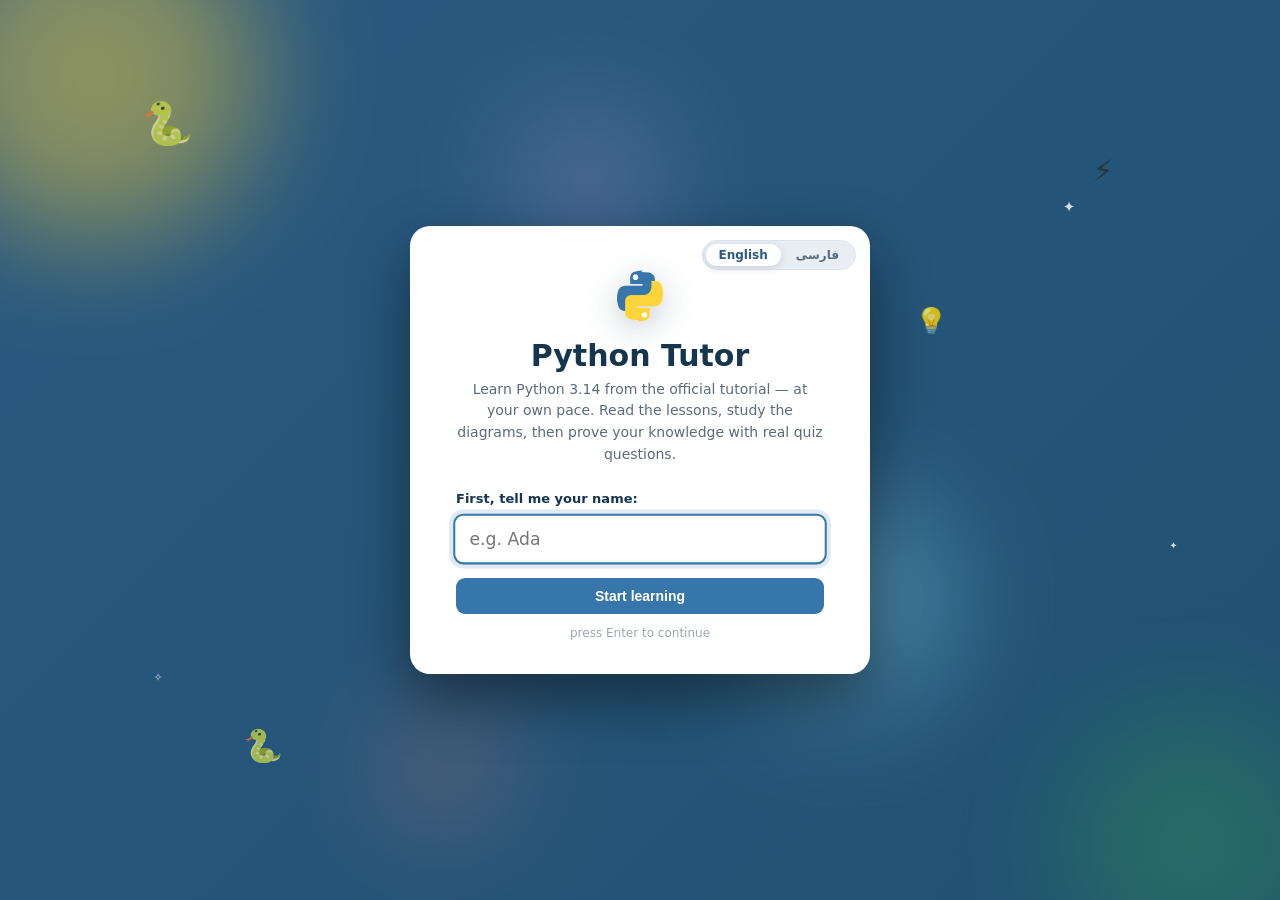
<file: static/index.html>
<!DOCTYPE html>
<html lang="en">
<head>
<meta charset="utf-8">
<meta name="viewport" content="width=device-width, initial-scale=1, viewport-fit=cover">
<title>🐍 Python Tutor — Learn Python 3.14</title>
<script>
/* Restore the saved language + text direction before first paint (no flash). */
(function () {
  try {
    if ((localStorage.getItem('plt-theme-v1') || 'light') === 'dark') {
      document.documentElement.classList.add('dark');
    }
  } catch (e) {}
  try {
    var l = localStorage.getItem('pytutor-lang-v1');
    if (l !== 'fa' && l !== 'en') {
      l = (navigator.language || '').toLowerCase().indexOf('fa') === 0 ? 'fa' : 'en';
    }
    var d = document.documentElement;
    d.lang = l;
    if (l === 'fa') { d.setAttribute('dir', 'rtl'); } else { d.removeAttribute('dir'); }
  } catch (e) {}
})();
</script>
<link rel="manifest" href="manifest.json">
<link rel="apple-touch-icon" href="icons/apple-touch-icon.png">
<meta name="theme-color" content="#16364d">
<meta name="description" content="PLT — bilingual (English/Persian) interactive courses for Python, C, C++, HTML, CSS and JavaScript, with in-browser code playgrounds that run on any device.">
<meta property="og:title" content="PLT — Learn Python, C, C++, HTML, CSS & JavaScript">
<meta property="og:description" content="Bilingual interactive programming courses with real in-browser code playgrounds — installable, offline-capable, free.">
<meta property="og:type" content="website">
<meta property="og:url" content="https://arshiade13.github.io/PLT/">
<meta property="og:image" content="https://arshiade13.github.io/PLT/icons/icon-512.png">
<meta property="og:site_name" content="PLT">
<meta name="twitter:card" content="summary_large_image">
<meta name="twitter:title" content="PLT — Learn Python, C, C++, HTML, CSS & JavaScript">
<meta name="twitter:description" content="Bilingual interactive programming courses with real in-browser code playgrounds.">
<meta name="twitter:image" content="https://arshiade13.github.io/PLT/icons/icon-512.png">
<meta name="mobile-web-app-capable" content="yes">
<meta name="apple-mobile-web-app-capable" content="yes">
<meta name="apple-mobile-web-app-status-bar-style" content="black-translucent">
<link rel="icon" href="data:image/svg+xml,%3Csvg xmlns='http://www.w3.org/2000/svg' viewBox='0 0 100 100'%3E%3Ctext y='.9em' font-size='90'%3E🐍%3C/text%3E%3C/svg%3E">
<link rel="preconnect" href="https://fonts.googleapis.com">
<link rel="preconnect" href="https://fonts.gstatic.com" crossorigin>
<link href="https://fonts.googleapis.com/css2?family=Vazirmatn:wght@400;500;600;700;800&display=swap" rel="stylesheet">
<link rel="stylesheet" href="style.css?v=20261009a">
</head>
<body>
<div id="scroll-progress" aria-hidden="true"></div>
<div id="welcome">
  <div class="orb o1"></div>
  <div class="orb o2"></div>
  <div class="orb o3"></div>
  <div class="orb o4"></div>
  <div class="orb o5"></div>
  <div class="floaty f1">🐍</div>
  <div class="floaty f2">⚡</div>
  <div class="floaty f3">🐍</div>
  <div class="floaty f4">💡</div>
  <div class="floaty f5">🐍</div>
  <span class="sparkle s1">✦</span>
  <span class="sparkle s2">✧</span>
  <span class="sparkle s3">✦</span>
  <div class="welcome-card">
    <div class="lang-switch" id="lang-welcome" role="group" aria-label="Language"></div>
    <div class="welcome-emoji" data-subject-logo>🐍</div>
    <h1 data-subject-brand>Python Tutor</h1>
    <p class="welcome-sub" data-i18n="welcome_sub"></p>
    <label for="name-input" data-i18n="name_label"></label>
    <input id="name-input" type="text" maxlength="30"
           placeholder="e.g. Ada" autocomplete="off"
           data-i18n-ph="name_placeholder">
    <button id="name-start" class="btn btn-lg" data-i18n="start_btn"></button>
    <p class="welcome-hint" data-i18n="welcome_hint"></p>
  </div>
</div>
<div id="subject">
  <div class="orb o1"></div>
  <div class="orb o3"></div>
  <div class="orb o4"></div>
  <span class="sparkle s1">✦</span>
  <span class="sparkle s2">✧</span>
  <span class="sparkle s3">✦</span>
  <div class="lang-switch" id="lang-subject" role="group" aria-label="Language"></div>
  <div class="subject-stage">
    <div class="subject-head">
      <h2 class="subject-title" data-i18n="subject_title"></h2>
      <p class="subject-sub" data-i18n="subject_sub"></p>
    </div>
    <div class="orbit-wrap">
      <div class="orbit" id="orbit">
        <div class="orbit-dot d1"></div>
        <div class="orbit-dot d2"></div>
        <div class="orbit-dot d3"></div>
        <svg id="blob-svg" viewBox="0 0 360 360" aria-hidden="true">
          <defs>
            <radialGradient id="blob-grad" cx="35%" cy="28%" r="85%">
              <stop id="blob-stop1" offset="0%"></stop>
              <stop id="blob-stop2" offset="100%"></stop>
            </radialGradient>
            <filter id="goo-fx" x="-40%" y="-40%" width="180%" height="180%">
              <feGaussianBlur in="SourceGraphic" stdDeviation="4" result="b"/>
              <feColorMatrix in="b" mode="matrix"
                values="1 0 0 0 0  0 1 0 0 0  0 0 1 0 0  0 0 0 24 -11"/>
            </filter>
          </defs>
          <path id="blob-path" fill="url(#blob-grad)"></path>
          <g id="icon-stage"></g>
        </svg>
        <div class="blob-content" id="blob-content"></div>
      </div>
    </div>
    <div class="subject-info">
      <button id="subject-start" class="btn btn-lg subject-start"></button>
      <p class="subject-hint" data-i18n="subject_hint"></p>
    </div>
  </div>
</div>
<div id="app">
  <button id="drawer-btn" aria-label="Chapters menu" aria-expanded="false" aria-controls="sidebar"><span class="drawer-ic">☰</span></button>
  <div id="drawer-backdrop"></div>
  <aside id="sidebar">
    <div class="brand">
      <span class="brand-logo" data-subject-logo>🐍</span>
      <div>
        <h1 data-subject-brand>Python Tutor</h1>
        <p class="brand-sub" data-i18n="brand_sub"></p>
      </div>
    </div>
    <div id="bookmarks-box" hidden>
      <div class="bm-head">⭐ <span data-i18n="bookmarks"></span></div>
      <div id="bookmarks-list"></div>
    </div>
    <nav id="subject-chips" aria-label="Programming language"></nav>
    <p id="user-greeting" class="greeting"></p>
    <div class="progress-box">
      <div id="overall-label" class="progress-label" data-i18n="progress_label"></div>
      <div class="progress-track"><div id="overall-bar" class="progress-bar"></div></div>
      <div id="overall-text" class="progress-text"></div>
      <div id="read-progress" class="progress-text"></div>
      <div id="streak-line" class="progress-text"></div>
    </div>
    <button id="home-btn" class="playground-btn" data-i18n="home_btn"></button>
    <button id="open-playground" class="playground-btn" data-i18n="playground_btn"></button>
    <input id="chapter-search" type="search" autocomplete="off"
           data-i18n-ph="search_ph" aria-label="Search lessons">
    <nav id="chapter-list"></nav>
    <button id="change-name" class="change-name" data-i18n="change_name"></button>
    <div id="sidebar-footer">
      <button id="theme-side" type="button" data-theme-toggle title="Theme">🌓</button>
      <div class="lang-switch on-dark" id="lang-side" role="group" aria-label="Language"></div>
    </div>
  </aside>
  <main id="main">
    <div id="view"></div>
  </main>
</div>
<div id="toast"></div>
<div id="update-toast" hidden>
  <span data-i18n="update_msg">A new version is available!</span>
  <button id="update-btn">↻ <span data-i18n="update_btn">Update</span></button>
</div>
<nav id="bottom-nav">
  <button data-nav="menu">☰<span data-i18n="bn_menu">Menu</span></button>
  <button data-nav="search">🔍<span data-i18n="bn_search">Search</span></button>
  <button data-nav="saved">⭐<span data-i18n="bn_saved">Saved</span></button>
  <button data-nav="focus">📖<span data-i18n="bn_focus">Focus</span></button>
  <button data-nav="focus">📖<span data-i18n="bn_focus">Focus</span></button>
  <button data-nav="theme">🌓<span data-i18n="bn_theme">Theme</span></button>
  <button data-nav="lang">🌐<span data-i18n="bn_lang">Language</span></button>
</nav>
<div id="palette" hidden>
  <div class="pal-box">
    <input id="pal-input" type="text" autocomplete="off" aria-label="Search lessons and commands" placeholder="Lessons, commands…">
    <div id="pal-results"></div>
  </div>
</div>
<div id="compare-modal" hidden>
  <div class="cm-bar">
    <span id="cmp-topic-label" class="code-lang"></span>
    <span class="bar-group">
      <button id="cmp-share" class="code-copy" type="button">🔗</button>
      <button id="cmp-close" class="code-copy" type="button">✕</button>
    </span>
  </div>
  <div id="cmp-topics"></div>
  <div class="cmp-panes">
    <div class="cmp-pane" id="cmp-pane-a"></div>
    <div class="cmp-pane" id="cmp-pane-b"></div>
  </div>
</div>
<button id="zen-fab" title="Focus mode (F)">📖</button>
<button id="zen-exit" hidden aria-label="Exit focus mode">✕</button>
<div id="reader-modal" hidden>
  <div class="rm-box">
    <div class="rm-head">
      <span data-i18n="reader_title">Reading settings</span>
      <button id="rm-close" type="button" aria-label="Close">✕</button>
    </div>
    <div class="rm-row">
      <span class="rm-label" data-i18n="rm_text_size">Text size</span>
      <span class="rm-stepper">
        <button id="rm-minus" type="button" aria-label="Smaller text">−A</button>
        <span id="rm-fs">16px</span>
        <button id="rm-plus" type="button" aria-label="Larger text">+A</button>
      </span>
    </div>
    <div class="rm-row">
      <span class="rm-label" data-i18n="rm_code_font">Code font</span>
      <span class="rm-fonts">
        <button data-font="jet" type="button">JetBrains</button>
        <button data-font="fira" type="button">Fira</button>
        <button data-font="cascadia" type="button">Cascadia</button>
        <button data-font="consolas" type="button">Consolas</button>
        <button data-font="courier" type="button">Courier</button>
      </span>
    </div>
    <div class="rm-row">
      <span class="rm-label" data-i18n="rm_oled">True black (OLED)</span>
      <button id="rm-oled" type="button" aria-pressed="false"><span class="rm-knob"></span></button>
    </div>
  </div>
</div>
<div id="code-modal" hidden>
  <div class="cm-bar">
    <span id="cm-lang" class="code-lang"></span>
    <button id="cm-copy" class="code-copy" type="button" aria-label="Copy code">📋</button>
    <button id="cm-close" type="button" aria-label="Close">✕</button>
  </div>
  <pre id="cm-pre"></pre>
</div>
<script src="data.js?v=20261005c"></script>
<script src="data-c.js?v=20261005c"></script>
<script src="data-html.js?v=20261005c"></script>
<script src="data-css.js?v=20261005c"></script>
<script src="data-js.js?v=20261005c"></script>
<script src="data-cpp.js?v=20261005c"></script>
<script src="cengine.js?v=20261005c"></script>
<script src="crunner.js?v=20261005c"></script>
<script src="pyrunner.js?v=20261005c"></script>
<script src="comparisons.js"></script>
<script src="app.js?v=20261009a"></script>
<script>
  if ("serviceWorker" in navigator) {
    window.addEventListener("load", () => {
      navigator.serviceWorker.register("sw.js").catch(() => {});
    });
  }
</script>
</body>
</html>
</file>
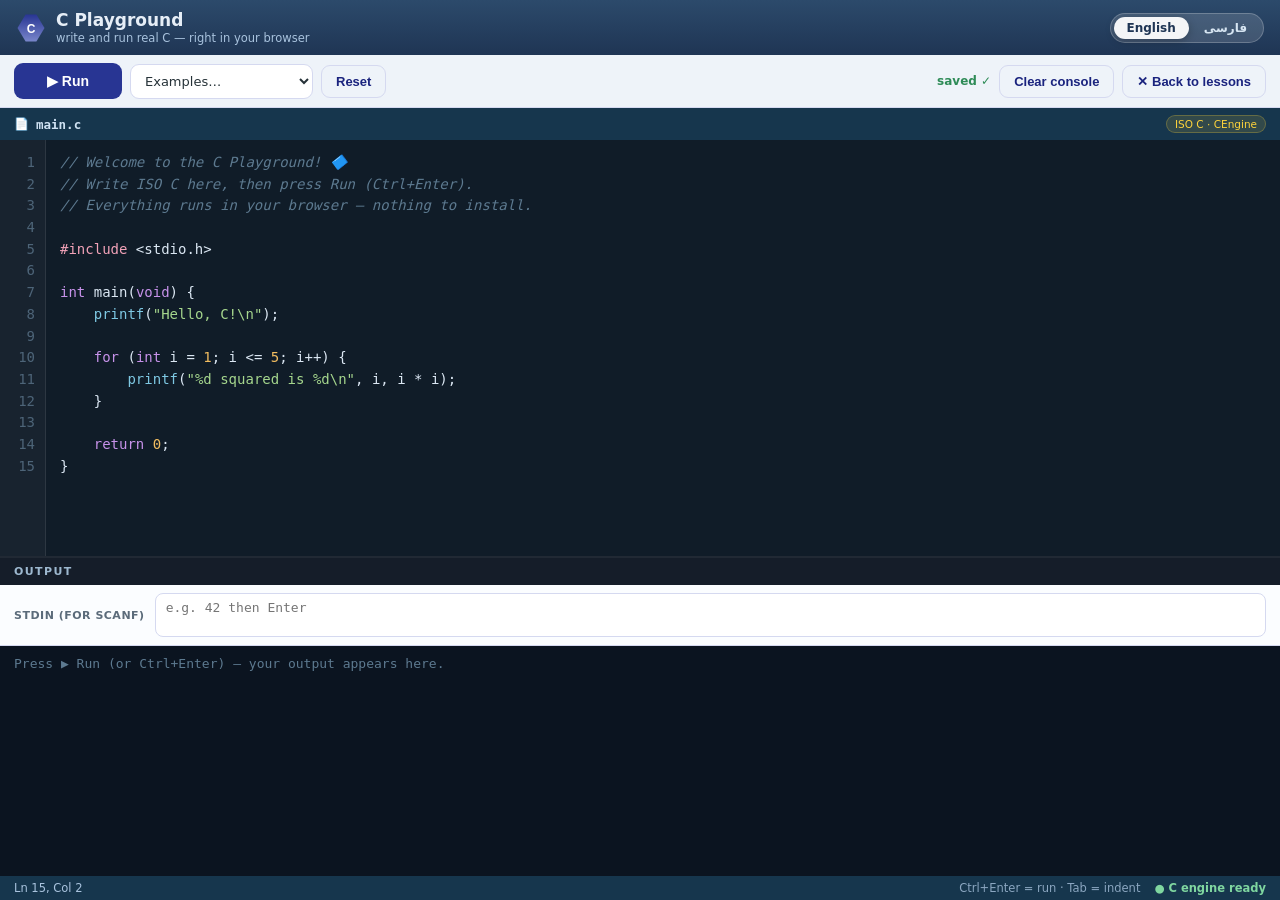
<file: static/playground-c.html>
<!DOCTYPE html>
<html lang="en" data-subject="c">
<head>
<meta charset="utf-8">
<meta name="viewport" content="width=device-width, initial-scale=1, viewport-fit=cover">
<title>🔷 C Playground</title>
<script>
/* Restore the saved language + text direction before first paint (no flash). */
(function () {
  try {
    var l = localStorage.getItem('pytutor-lang-v1');
    if (l !== 'fa' && l !== 'en') {
      l = (navigator.language || '').toLowerCase().indexOf('fa') === 0 ? 'fa' : 'en';
    }
    var d = document.documentElement;
    d.lang = l;
    if (l === 'fa') { d.setAttribute('dir', 'rtl'); } else { d.removeAttribute('dir'); }
  } catch (e) {}
})();
</script>
<link rel="icon" href="data:image/svg+xml,%3Csvg xmlns='http://www.w3.org/2000/svg' viewBox='0 0 100 100'%3E%3Ctext y='.9em' font-size='90'%3E🔷%3C/text%3E%3C/svg%3E">
<link rel="preconnect" href="https://fonts.googleapis.com">
<link rel="preconnect" href="https://fonts.gstatic.com" crossorigin>
<link href="https://fonts.googleapis.com/css2?family=Vazirmatn:wght@400;500;600;700;800&display=swap" rel="stylesheet">
<link rel="stylesheet" href="style.css?v=20261004a">
<link rel="manifest" href="manifest.json">
<link rel="apple-touch-icon" href="icons/apple-touch-icon.png">
<meta name="theme-color" content="#16364d">
<link rel="stylesheet" href="playground.css?v=20261004a">
</head>
<body>
<div id="pg">
  <header class="pg-top">
    <div class="pg-brand">
      <span class="pg-logo"><svg viewBox="0 0 100 100" style="width:30px;height:30px;display:block;direction:ltr" aria-hidden="true"><defs><linearGradient id="pgc-g" x1="0" y1="0" x2="0" y2="1"><stop offset="0" stop-color="#283593"/><stop offset="1" stop-color="#7986cb"/></linearGradient></defs><path d="M32 5h36l27 45-27 45H32L5 50z" fill="url(#pgc-g)"/><text x="50" y="56" text-anchor="middle" dominant-baseline="middle" font-family="Segoe UI, Arial, sans-serif" font-weight="800" font-size="40" fill="#fff">C</text></svg></span>
      <div>
        <h1 data-i18n="pg_title"></h1>
        <p class="pg-sub" data-i18n="pg_sub"></p>
      </div>
    </div>
    <div class="lang-switch on-light" id="lang-pg" role="group" aria-label="Language"></div>
  </header>

  <div class="pg-toolbar">
    <button id="pg-run" class="btn pg-run-btn"></button>
    <select id="pg-examples" class="pg-select" data-i18n-title="pg_examples"></select>
    <button id="pg-reset" class="btn secondary" data-i18n="pg_reset"></button>
    <span class="pg-spacer"></span>
    <span id="pg-save" class="pg-save"></span>
    <button id="pg-clear" class="btn secondary" data-i18n="pg_clear"></button>
    <button id="pg-close" class="btn secondary" data-i18n="pg_close"></button>
  </div>

  <div class="pg-main">
    <section class="pg-editor">
      <div class="pg-filebar">
        <span class="pg-fileico">📄</span><span class="pg-filename">main.c</span>
        <span class="pg-filetag">ISO C · CEngine</span>
      </div>
      <div class="pg-code-area">
        <div class="pg-gutter" id="pg-gutter" aria-hidden="true"><div>1</div></div>
        <div class="pg-stack">
          <pre class="pg-hl" id="pg-hl" aria-hidden="true"><code></code></pre>
          <textarea id="pg-code" class="pg-ta" wrap="off" spellcheck="false"
                    autocomplete="off" autocapitalize="off" autocorrect="off"
                    aria-label="C code editor"></textarea>
        </div>
      </div>
    </section>

    <section class="pg-console">
      <div class="pg-console-head">
        <span class="pg-console-title" data-i18n="pg_output"></span>
      </div>
      <div class="pg-stdin-row">
        <label class="pg-stdin-label" for="pg-stdin" data-i18n="pg_stdin"></label>
        <textarea id="pg-stdin" class="pg-stdin" rows="2" spellcheck="false"
                  placeholder="42" aria-label="Program stdin"></textarea>
      </div>
      <div class="pg-console-body" id="pg-console"></div>
    </section>
  </div>

  <footer class="pg-statusbar">
    <span id="pg-pos">Ln 1, Col 1</span>
    <span class="pg-spacer"></span>
    <span class="pg-shortcut" data-i18n="pg_shortcut"></span>
    <span id="pg-engine"></span>
  </footer>
</div>
<script src="cengine.js?v=20261004a"></script>
<script src="crunner.js?v=20261004a"></script>
<script src="playground-c.js?v=20261004a"></script>
</body>
</html>
</file>
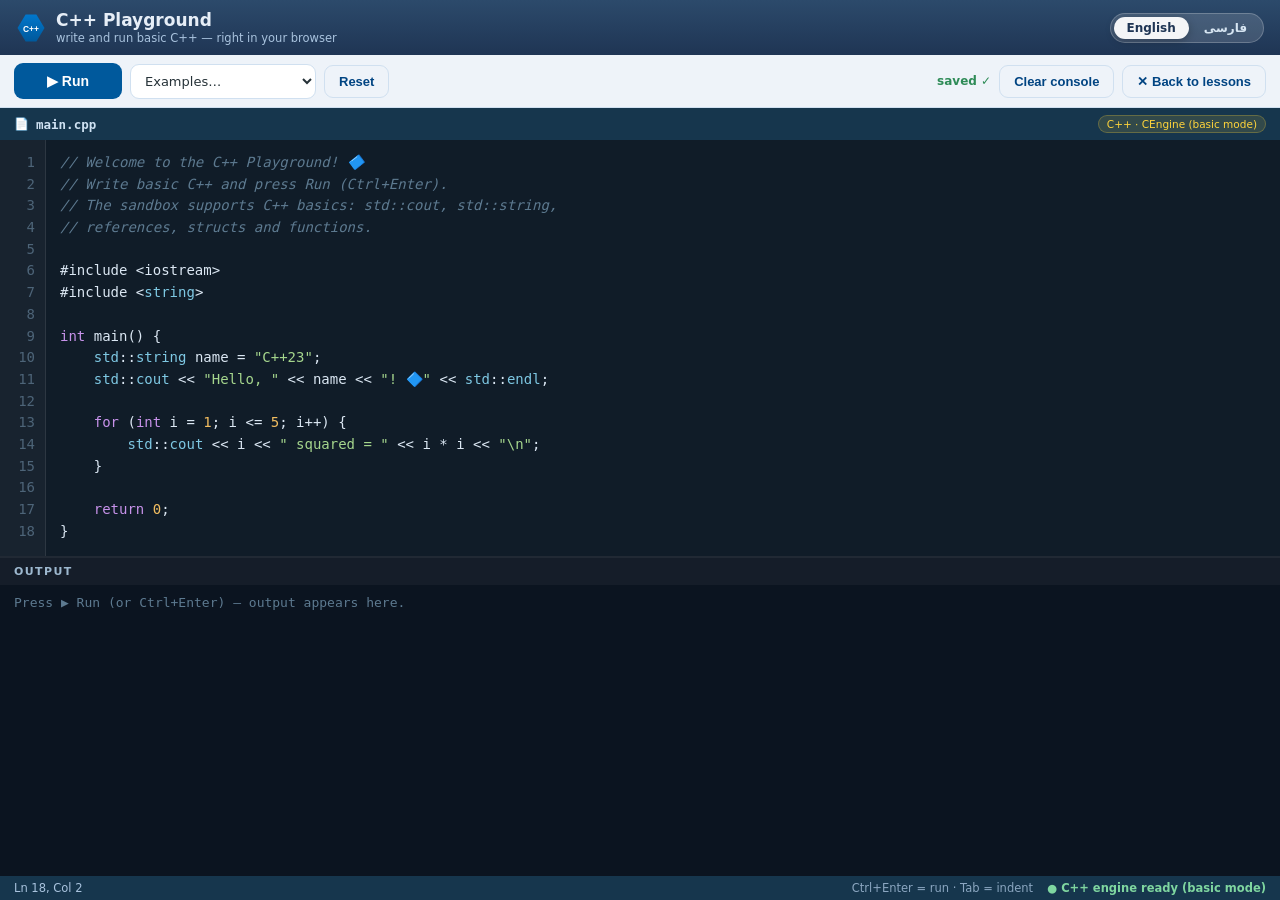
<file: static/playground-cpp.html>
<!DOCTYPE html>
<html lang="en" data-subject="cpp">
<head>
<meta charset="utf-8">
<meta name="viewport" content="width=device-width, initial-scale=1, viewport-fit=cover">
<title>🔷 C++ Playground</title>
<script>
(function () {
  try {
    var l = localStorage.getItem('pytutor-lang-v1');
    if (l !== 'fa' && l !== 'en') {
      l = (navigator.language || '').toLowerCase().indexOf('fa') === 0 ? 'fa' : 'en';
    }
    var d = document.documentElement;
    d.lang = l;
    if (l === 'fa') { d.setAttribute('dir', 'rtl'); } else { d.removeAttribute('dir'); }
  } catch (e) {}
})();
</script>
<link rel="icon" href="data:image/svg+xml,%3Csvg xmlns='http://www.w3.org/2000/svg' viewBox='0 0 100 100'%3E%3Ctext y='.9em' font-size='90'%3E🔷%3C/text%3E%3C/svg%3E">
<link rel="preconnect" href="https://fonts.googleapis.com">
<link rel="preconnect" href="https://fonts.gstatic.com" crossorigin>
<link href="https://fonts.googleapis.com/css2?family=Vazirmatn:wght@400;500;600;700;800&display=swap" rel="stylesheet">
<link rel="stylesheet" href="style.css?v=20261004a">
<link rel="manifest" href="manifest.json">
<link rel="apple-touch-icon" href="icons/apple-touch-icon.png">
<meta name="theme-color" content="#16364d">
<link rel="stylesheet" href="playground.css?v=20261004a">
</head>
<body>
<div id="pg">
  <header class="pg-top">
    <div class="pg-brand">
      <span class="pg-logo"><svg viewBox="0 0 100 100" style="width:30px;height:30px;display:block;direction:ltr" aria-hidden="true"><defs><linearGradient id="pgpp-g" x1="0" y1="0" x2="0" y2="1"><stop offset="0" stop-color="#0077cc"/><stop offset="1" stop-color="#00599c"/></linearGradient></defs><path d="M32 5h36l27 45-27 45H32L5 50z" fill="url(#pgpp-g)"/><text x="50" y="56" text-anchor="middle" dominant-baseline="middle" font-family="Segoe UI, Arial, sans-serif" font-weight="800" font-size="28" fill="#fff">C++</text></svg></span>
      <div>
        <h1 data-i18n="pg_title"></h1>
        <p class="pg-sub" data-i18n="pg_sub"></p>
      </div>
    </div>
    <div class="lang-switch on-light" id="lang-pg" role="group" aria-label="Language"></div>
  </header>

  <div class="pg-toolbar">
    <button id="pg-run" class="btn pg-run-btn"></button>
    <select id="pg-examples" class="pg-select" data-i18n-title="pg_examples"></select>
    <button id="pg-reset" class="btn secondary" data-i18n="pg_reset"></button>
    <span class="pg-spacer"></span>
    <span id="pg-save" class="pg-save"></span>
    <button id="pg-clear" class="btn secondary" data-i18n="pg_clear"></button>
    <button id="pg-close" class="btn secondary" data-i18n="pg_close"></button>
  </div>

  <div class="pg-main">
    <section class="pg-editor">
      <div class="pg-filebar">
        <span class="pg-fileico">📄</span><span class="pg-filename">main.cpp</span>
        <span class="pg-filetag">C++ · CEngine (basic mode)</span>
      </div>
      <div class="pg-code-area">
        <div class="pg-gutter" id="pg-gutter" aria-hidden="true"><div>1</div></div>
        <div class="pg-stack">
          <pre class="pg-hl" id="pg-hl" aria-hidden="true"><code></code></pre>
          <textarea id="pg-code" class="pg-ta" wrap="off" spellcheck="false"
                    autocomplete="off" autocapitalize="off" autocorrect="off"
                    aria-label="C++ code editor"></textarea>
        </div>
      </div>
    </section>

    <section class="pg-console">
      <div class="pg-console-head">
        <span class="pg-console-title" data-i18n="pg_output"></span>
      </div>
      <div class="pg-console-body" id="pg-console"></div>
    </section>
  </div>

  <footer class="pg-statusbar">
    <span id="pg-pos">Ln 1, Col 1</span>
    <span class="pg-spacer"></span>
    <span class="pg-shortcut" data-i18n="pg_shortcut"></span>
    <span id="pg-engine"></span>
  </footer>
</div>
<script src="cengine.js?v=20261004a"></script>
<script src="crunner.js?v=20261004a"></script>
<script src="playground-cpp.js?v=20261004a"></script>
</body>
</html>
</file>
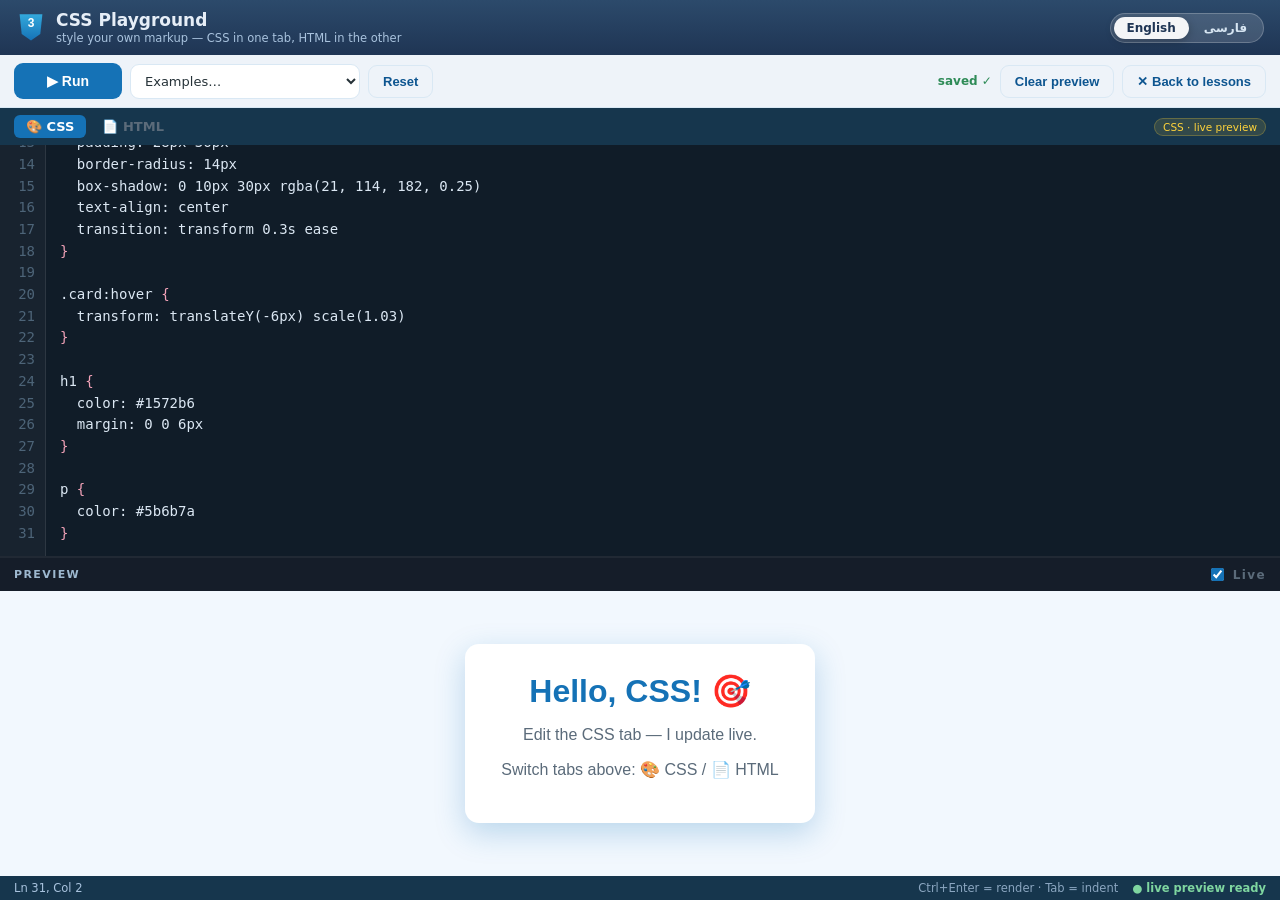
<file: static/playground-css.html>
<!DOCTYPE html>
<html lang="en" data-subject="css">
<head>
<meta charset="utf-8">
<meta name="viewport" content="width=device-width, initial-scale=1, viewport-fit=cover">
<title>🎯 CSS Playground</title>
<script>
/* Restore the saved language + text direction before first paint (no flash). */
(function () {
  try {
    var l = localStorage.getItem('pytutor-lang-v1');
    if (l !== 'fa' && l !== 'en') {
      l = (navigator.language || '').toLowerCase().indexOf('fa') === 0 ? 'fa' : 'en';
    }
    var d = document.documentElement;
    d.lang = l;
    if (l === 'fa') { d.setAttribute('dir', 'rtl'); } else { d.removeAttribute('dir'); }
  } catch (e) {}
})();
</script>
<link rel="icon" href="data:image/svg+xml,%3Csvg xmlns='http://www.w3.org/2000/svg' viewBox='0 0 100 100'%3E%3Ctext y='.9em' font-size='90'%3E🎯%3C/text%3E%3C/svg%3E">
<link rel="preconnect" href="https://fonts.googleapis.com">
<link rel="preconnect" href="https://fonts.gstatic.com" crossorigin>
<link href="https://fonts.googleapis.com/css2?family=Vazirmatn:wght@400;500;600;700;800&display=swap" rel="stylesheet">
<link rel="stylesheet" href="style.css?v=20261004a">
<link rel="manifest" href="manifest.json">
<link rel="apple-touch-icon" href="icons/apple-touch-icon.png">
<meta name="theme-color" content="#16364d">
<link rel="stylesheet" href="playground.css?v=20261004a">
</head>
<body>
<div id="pg">
  <header class="pg-top">
    <div class="pg-brand">
      <span class="pg-logo"><svg viewBox="0 0 100 100" style="width:30px;height:30px;display:block;direction:ltr" aria-hidden="true"><defs><linearGradient id="pgs-g" x1="0" y1="0" x2="0" y2="1"><stop offset="0" stop-color="#33a9dc"/><stop offset="1" stop-color="#1572b6"/></linearGradient></defs><path d="M12 4h76l-7 66L50 92l-31-22z" fill="url(#pgs-g)"/><text x="50" y="37" text-anchor="middle" dominant-baseline="middle" font-family="Segoe UI, Arial, sans-serif" font-weight="800" font-size="40" fill="#fff">3</text></svg></span>
      <div>
        <h1 data-i18n="pg_title"></h1>
        <p class="pg-sub" data-i18n="pg_sub"></p>
      </div>
    </div>
    <div class="lang-switch on-light" id="lang-pg" role="group" aria-label="Language"></div>
  </header>

  <div class="pg-toolbar">
    <button id="pg-run" class="btn pg-run-btn" data-i18n="pg_run"></button>
    <select id="pg-examples" class="pg-select" data-i18n-title="pg_examples"></select>
    <button id="pg-reset" class="btn secondary" data-i18n="pg_reset"></button>
    <span class="pg-spacer"></span>
    <span id="pg-save" class="pg-save"></span>
    <button id="pg-clear" class="btn secondary" data-i18n="pg_clear"></button>
    <button id="pg-close" class="btn secondary" data-i18n="pg_close"></button>
  </div>

  <div class="pg-main">
    <section class="pg-editor">
      <div class="pg-filebar">
        <div class="pg-tabs" role="tablist">
          <button id="tab-css" class="pg-tab active" data-pane="css" role="tab">🎨 CSS</button>
          <button id="tab-html" class="pg-tab" data-pane="html" role="tab">📄 HTML</button>
        </div>
        <span class="pg-filetag">CSS · live preview</span>
      </div>
      <div class="pg-code-area">
        <div class="pg-gutter" id="pg-gutter" aria-hidden="true"><div>1</div></div>
        <div class="pg-stack">
          <pre class="pg-hl" id="pg-hl" aria-hidden="true"><code></code></pre>
          <textarea id="pg-code" class="pg-ta" wrap="off" spellcheck="false"
                    autocomplete="off" autocapitalize="off" autocorrect="off"
                    aria-label="CSS / HTML code editor"></textarea>
        </div>
      </div>
    </section>

    <section class="pg-console">
      <div class="pg-console-head">
        <span class="pg-console-title" data-i18n="pg_output"></span>
        <label class="pg-live" for="pg-live">
          <input type="checkbox" id="pg-live" checked> <span data-i18n="pg_live"></span>
        </label>
      </div>
      <iframe id="pg-preview" class="pg-preview" title="Live CSS preview"
              sandbox="allow-scripts allow-same-origin"></iframe>
    </section>
  </div>

  <footer class="pg-statusbar">
    <span id="pg-pos">Ln 1, Col 1</span>
    <span class="pg-spacer"></span>
    <span class="pg-shortcut" data-i18n="pg_shortcut"></span>
    <span id="pg-engine"></span>
  </footer>
</div>
<script src="playground-css.js?v=20261004a"></script>
</body>
</html>
</file>
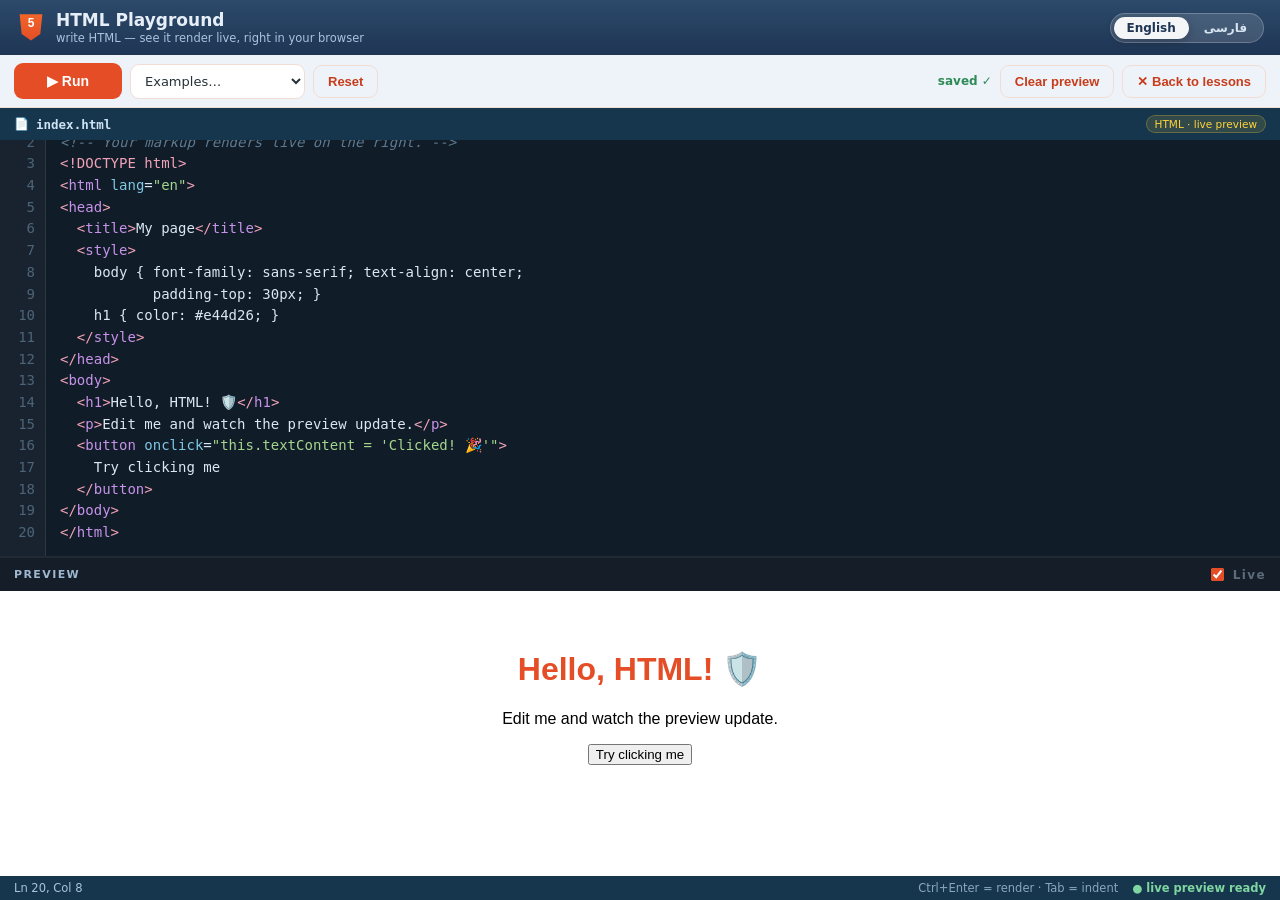
<file: static/playground-html.html>
<!DOCTYPE html>
<html lang="en" data-subject="html">
<head>
<meta charset="utf-8">
<meta name="viewport" content="width=device-width, initial-scale=1, viewport-fit=cover">
<title>🛡️ HTML Playground</title>
<script>
/* Restore the saved language + text direction before first paint (no flash). */
(function () {
  try {
    var l = localStorage.getItem('pytutor-lang-v1');
    if (l !== 'fa' && l !== 'en') {
      l = (navigator.language || '').toLowerCase().indexOf('fa') === 0 ? 'fa' : 'en';
    }
    var d = document.documentElement;
    d.lang = l;
    if (l === 'fa') { d.setAttribute('dir', 'rtl'); } else { d.removeAttribute('dir'); }
  } catch (e) {}
})();
</script>
<link rel="icon" href="data:image/svg+xml,%3Csvg xmlns='http://www.w3.org/2000/svg' viewBox='0 0 100 100'%3E%3Ctext y='.9em' font-size='90'%3E🛡️%3C/text%3E%3C/svg%3E">
<link rel="preconnect" href="https://fonts.googleapis.com">
<link rel="preconnect" href="https://fonts.gstatic.com" crossorigin>
<link href="https://fonts.googleapis.com/css2?family=Vazirmatn:wght@400;500;600;700;800&display=swap" rel="stylesheet">
<link rel="stylesheet" href="style.css?v=20261004a">
<link rel="manifest" href="manifest.json">
<link rel="apple-touch-icon" href="icons/apple-touch-icon.png">
<meta name="theme-color" content="#16364d">
<link rel="stylesheet" href="playground.css?v=20261004a">
</head>
<body>
<div id="pg">
  <header class="pg-top">
    <div class="pg-brand">
      <span class="pg-logo"><svg viewBox="0 0 100 100" style="width:30px;height:30px;display:block;direction:ltr" aria-hidden="true"><defs><linearGradient id="pgh-g" x1="0" y1="0" x2="0" y2="1"><stop offset="0" stop-color="#f16529"/><stop offset="1" stop-color="#e44d26"/></linearGradient></defs><path d="M12 4h76l-7 66L50 92l-31-22z" fill="url(#pgh-g)"/><text x="50" y="37" text-anchor="middle" dominant-baseline="middle" font-family="Segoe UI, Arial, sans-serif" font-weight="800" font-size="40" fill="#fff">5</text></svg></span>
      <div>
        <h1 data-i18n="pg_title"></h1>
        <p class="pg-sub" data-i18n="pg_sub"></p>
      </div>
    </div>
    <div class="lang-switch on-light" id="lang-pg" role="group" aria-label="Language"></div>
  </header>

  <div class="pg-toolbar">
    <button id="pg-run" class="btn pg-run-btn"></button>
    <select id="pg-examples" class="pg-select" data-i18n-title="pg_examples"></select>
    <button id="pg-reset" class="btn secondary" data-i18n="pg_reset"></button>
    <span class="pg-spacer"></span>
    <span id="pg-save" class="pg-save"></span>
    <button id="pg-clear" class="btn secondary" data-i18n="pg_clear"></button>
    <button id="pg-close" class="btn secondary" data-i18n="pg_close"></button>
  </div>

  <div class="pg-main">
    <section class="pg-editor">
      <div class="pg-filebar">
        <span class="pg-fileico">📄</span><span class="pg-filename">index.html</span>
        <span class="pg-filetag">HTML · live preview</span>
      </div>
      <div class="pg-code-area">
        <div class="pg-gutter" id="pg-gutter" aria-hidden="true"><div>1</div></div>
        <div class="pg-stack">
          <pre class="pg-hl" id="pg-hl" aria-hidden="true"><code></code></pre>
          <textarea id="pg-code" class="pg-ta" wrap="off" spellcheck="false"
                    autocomplete="off" autocapitalize="off" autocorrect="off"
                    aria-label="HTML code editor"></textarea>
        </div>
      </div>
    </section>

    <section class="pg-console">
      <div class="pg-console-head">
        <span class="pg-console-title" data-i18n="pg_output"></span>
        <label class="pg-live" for="pg-live">
          <input type="checkbox" id="pg-live" checked> <span data-i18n="pg_live"></span>
        </label>
      </div>
      <iframe id="pg-preview" class="pg-preview" title="Live HTML preview"
              sandbox="allow-scripts allow-same-origin"></iframe>
    </section>
  </div>

  <footer class="pg-statusbar">
    <span id="pg-pos">Ln 1, Col 1</span>
    <span class="pg-spacer"></span>
    <span class="pg-shortcut" data-i18n="pg_shortcut"></span>
    <span id="pg-engine"></span>
  </footer>
</div>
<script src="playground-html.js?v=20261004a"></script>
</body>
</html>
</file>
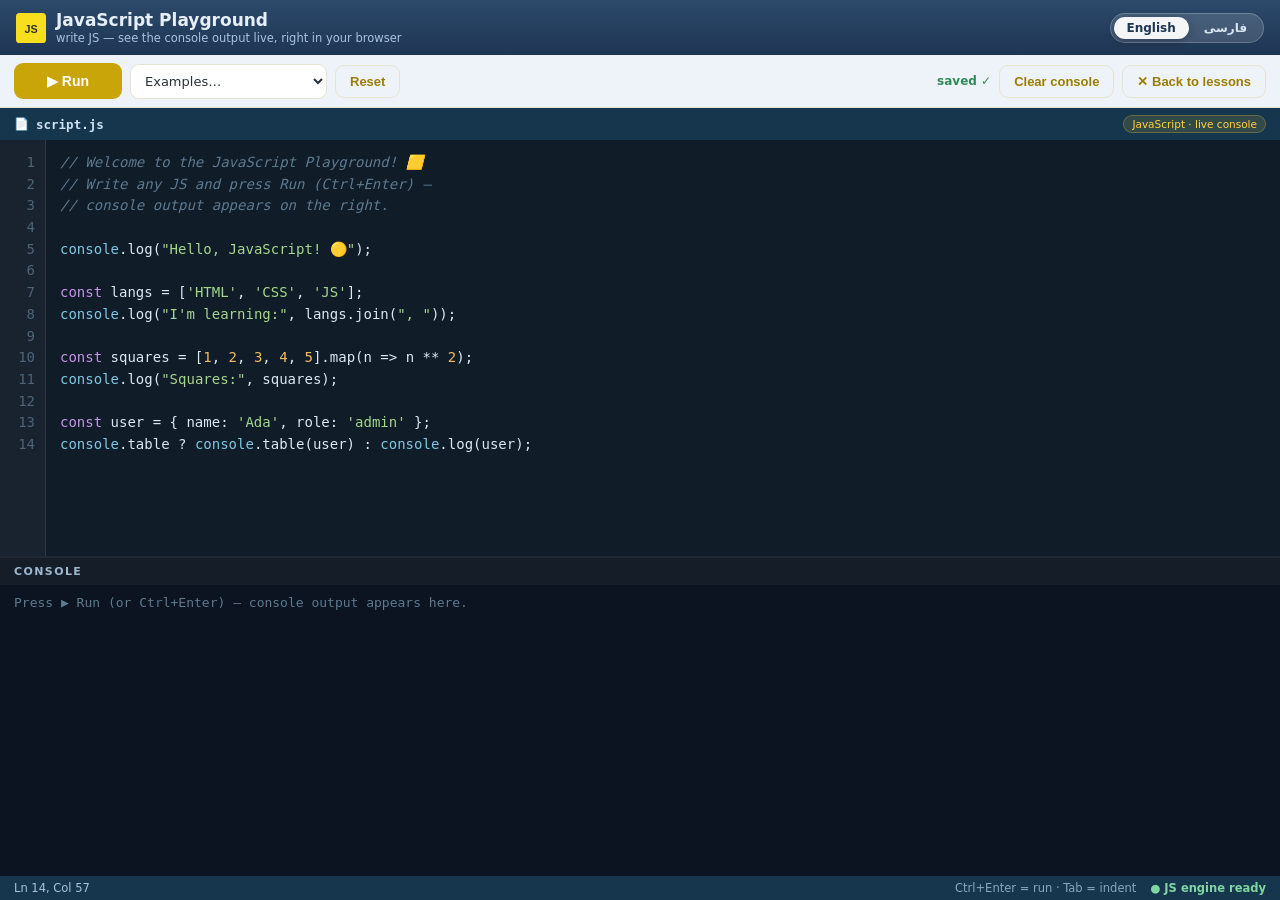
<file: static/playground-js.html>
<!DOCTYPE html>
<html lang="en" data-subject="js">
<head>
<meta charset="utf-8">
<meta name="viewport" content="width=device-width, initial-scale=1, viewport-fit=cover">
<title>🟨 JavaScript Playground</title>
<script>
(function () {
  try {
    var l = localStorage.getItem('pytutor-lang-v1');
    if (l !== 'fa' && l !== 'en') {
      l = (navigator.language || '').toLowerCase().indexOf('fa') === 0 ? 'fa' : 'en';
    }
    var d = document.documentElement;
    d.lang = l;
    if (l === 'fa') { d.setAttribute('dir', 'rtl'); } else { d.removeAttribute('dir'); }
  } catch (e) {}
})();
</script>
<link rel="icon" href="data:image/svg+xml,%3Csvg xmlns='http://www.w3.org/2000/svg' viewBox='0 0 100 100'%3E%3Crect width='100' height='100' rx='12' fill='%23f7df1e'/%3E%3Ctext x='50' y='68' text-anchor='middle' font-family='Arial' font-weight='bold' font-size='36' fill='%23323330'%3EJS%3C/text%3E%3C/svg%3E">
<link rel="preconnect" href="https://fonts.googleapis.com">
<link rel="preconnect" href="https://fonts.gstatic.com" crossorigin>
<link href="https://fonts.googleapis.com/css2?family=Vazirmatn:wght@400;500;600;700;800&display=swap" rel="stylesheet">
<link rel="stylesheet" href="style.css?v=20261004a">
<link rel="manifest" href="manifest.json">
<link rel="apple-touch-icon" href="icons/apple-touch-icon.png">
<meta name="theme-color" content="#16364d">
<link rel="stylesheet" href="playground.css?v=20261004a">
</head>
<body>
<div id="pg">
  <header class="pg-top">
    <div class="pg-brand">
      <span class="pg-logo"><svg viewBox="0 0 100 100" style="width:30px;height:30px;display:block;direction:ltr" aria-hidden="true"><rect width="100" height="100" rx="12" fill="#f7df1e"/><text x="50" y="68" text-anchor="middle" font-family="Arial" font-weight="bold" font-size="36" fill="#323330">JS</text></svg></span>
      <div>
        <h1 data-i18n="pg_title"></h1>
        <p class="pg-sub" data-i18n="pg_sub"></p>
      </div>
    </div>
    <div class="lang-switch on-light" id="lang-pg" role="group" aria-label="Language"></div>
  </header>

  <div class="pg-toolbar">
    <button id="pg-run" class="btn pg-run-btn"></button>
    <select id="pg-examples" class="pg-select" data-i18n-title="pg_examples"></select>
    <button id="pg-reset" class="btn secondary" data-i18n="pg_reset"></button>
    <span class="pg-spacer"></span>
    <span id="pg-save" class="pg-save"></span>
    <button id="pg-clear" class="btn secondary" data-i18n="pg_clear"></button>
    <button id="pg-close" class="btn secondary" data-i18n="pg_close"></button>
  </div>

  <div class="pg-main">
    <section class="pg-editor">
      <div class="pg-filebar">
        <span class="pg-fileico">📄</span><span class="pg-filename">script.js</span>
        <span class="pg-filetag">JavaScript · live console</span>
      </div>
      <div class="pg-code-area">
        <div class="pg-gutter" id="pg-gutter" aria-hidden="true"><div>1</div></div>
        <div class="pg-stack">
          <pre class="pg-hl" id="pg-hl" aria-hidden="true"><code></code></pre>
          <textarea id="pg-code" class="pg-ta" wrap="off" spellcheck="false"
                    autocomplete="off" autocapitalize="off" autocorrect="off"
                    aria-label="JavaScript code editor"></textarea>
        </div>
      </div>
    </section>

    <section class="pg-console">
      <div class="pg-console-head">
        <span class="pg-console-title" data-i18n="pg_output"></span>
      </div>
      <div class="pg-console-body" id="pg-console"></div>
    </section>
  </div>

  <footer class="pg-statusbar">
    <span id="pg-pos">Ln 1, Col 1</span>
    <span class="pg-spacer"></span>
    <span class="pg-shortcut" data-i18n="pg_shortcut"></span>
    <span id="pg-engine"></span>
  </footer>
</div>
<script src="playground-js.js?v=20261004a"></script>
</body>
</html>
</file>
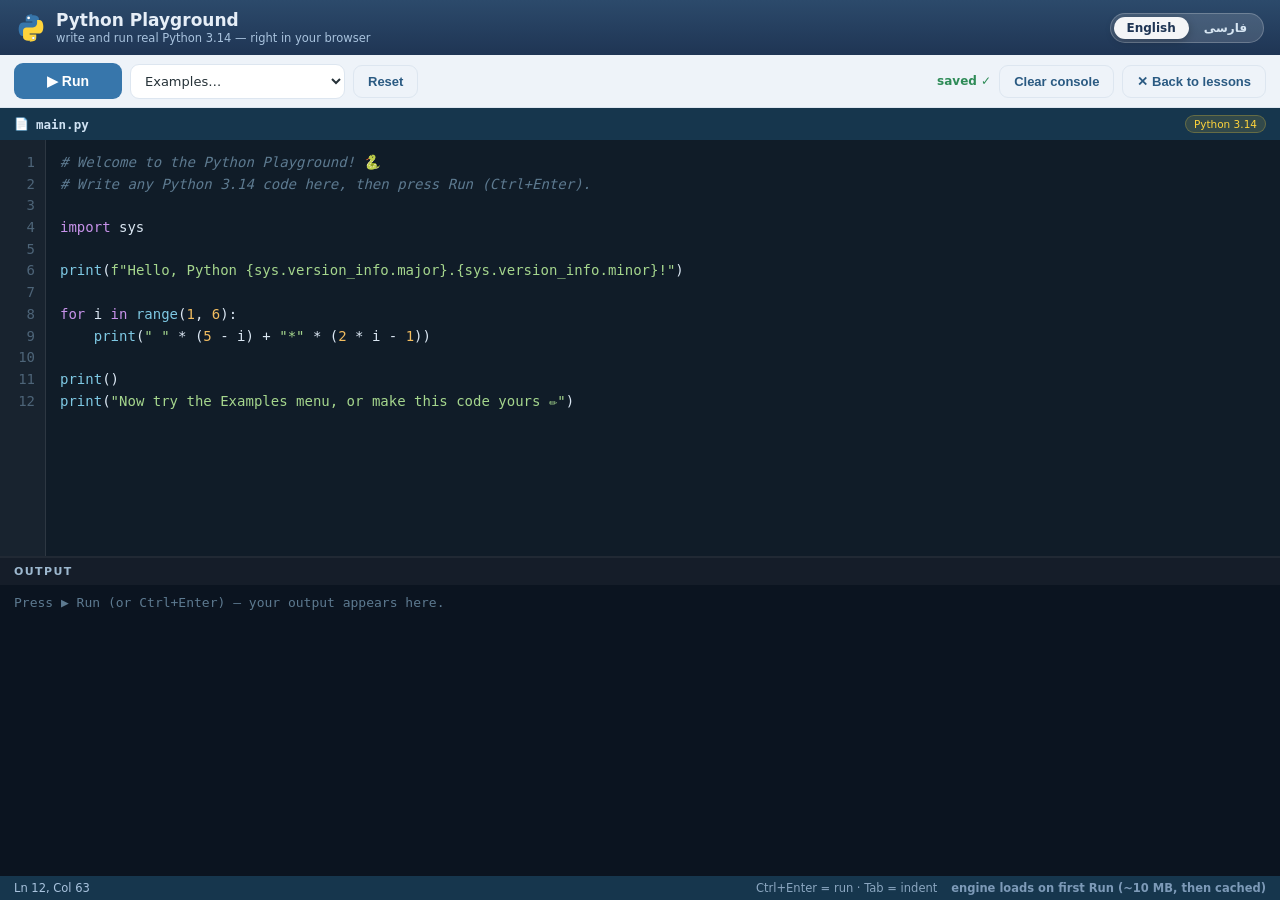
<file: static/playground.html>
<!DOCTYPE html>
<html lang="en">
<head>
<meta charset="utf-8">
<meta name="viewport" content="width=device-width, initial-scale=1, viewport-fit=cover">
<title>🐍 Python Playground</title>
<script>
/* Restore the saved language + text direction before first paint (no flash). */
(function () {
  try {
    var l = localStorage.getItem('pytutor-lang-v1');
    if (l !== 'fa' && l !== 'en') {
      l = (navigator.language || '').toLowerCase().indexOf('fa') === 0 ? 'fa' : 'en';
    }
    var d = document.documentElement;
    d.lang = l;
    if (l === 'fa') { d.setAttribute('dir', 'rtl'); } else { d.removeAttribute('dir'); }
  } catch (e) {}
})();
</script>
<link rel="icon" href="data:image/svg+xml,%3Csvg xmlns='http://www.w3.org/2000/svg' viewBox='0 0 100 100'%3E%3Ctext y='.9em' font-size='90'%3E🐍%3C/text%3E%3C/svg%3E">
<link rel="preconnect" href="https://fonts.googleapis.com">
<link rel="preconnect" href="https://fonts.gstatic.com" crossorigin>
<link href="https://fonts.googleapis.com/css2?family=Vazirmatn:wght@400;500;600;700;800&display=swap" rel="stylesheet">
<link rel="stylesheet" href="style.css?v=20261004a">
<link rel="manifest" href="manifest.json">
<link rel="apple-touch-icon" href="icons/apple-touch-icon.png">
<meta name="theme-color" content="#16364d">
<link rel="stylesheet" href="playground.css?v=20261004a">
</head>
<body>
<div id="pg">
  <header class="pg-top">
    <div class="pg-brand">
      <span class="pg-logo"><svg viewBox="0 0 100 100" style="width:30px;height:30px;display:block;direction:ltr" aria-hidden="true"><path d="M54.9 4.5c-4.2-.02-8 .37-11.4 1.1-9.3 2-11 6.2-11 13.9v9h22v3h-22-8.3c-6.4 0-12 3.9-13.8 11.3-2 8.4-2.1 13.7 0 22.5 1.6 6.6 5.3 11.3 11.7 11.3h7.6v-10.8c0-7.4 6.4-13.9 13.8-13.9h22c6.1 0 11-5 11-11.2v-21c0-6-5-10.5-11-11.5-4.5-.75-9.2-1.1-13.4-1.1zM42 11.6c2.6 0 4.7 2.1 4.7 4.7 0 2.6-2.1 4.7-4.7 4.7-2.6 0-4.7-2.1-4.7-4.7 0-2.6 2.1-4.7 4.7-4.7z" fill="#3776ab"/><path d="M54.9 4.5c-4.2-.02-8 .37-11.4 1.1-9.3 2-11 6.2-11 13.9v9h22v3h-22-8.3c-6.4 0-12 3.9-13.8 11.3-2 8.4-2.1 13.7 0 22.5 1.6 6.6 5.3 11.3 11.7 11.3h7.6v-10.8c0-7.4 6.4-13.9 13.8-13.9h22c6.1 0 11-5 11-11.2v-21c0-6-5-10.5-11-11.5-4.5-.75-9.2-1.1-13.4-1.1zM42 11.6c2.6 0 4.7 2.1 4.7 4.7 0 2.6-2.1 4.7-4.7 4.7-2.6 0-4.7-2.1-4.7-4.7 0-2.6 2.1-4.7 4.7-4.7z" fill="#ffd43b" transform="rotate(180 50 50)"/><circle cx="42" cy="16.3" r="4.7" fill="#fff"/><circle cx="58" cy="83.7" r="4.7" fill="#fff"/></svg></span>
      <div>
        <h1 data-i18n="pg_title"></h1>
        <p class="pg-sub" data-i18n="pg_sub"></p>
      </div>
    </div>
    <div class="lang-switch on-light" id="lang-pg" role="group" aria-label="Language"></div>
  </header>

  <div class="pg-toolbar">
    <button id="pg-run" class="btn pg-run-btn"></button>
    <select id="pg-examples" class="pg-select" data-i18n-title="pg_examples"></select>
    <button id="pg-reset" class="btn secondary" data-i18n="pg_reset"></button>
    <span class="pg-spacer"></span>
    <span id="pg-save" class="pg-save"></span>
    <button id="pg-clear" class="btn secondary" data-i18n="pg_clear"></button>
    <button id="pg-close" class="btn secondary" data-i18n="pg_close"></button>
  </div>

  <div class="pg-main">
    <section class="pg-editor">
      <div class="pg-filebar">
        <span class="pg-fileico">📄</span><span class="pg-filename">main.py</span>
        <span class="pg-filetag">Python 3.14</span>
      </div>
      <div class="pg-code-area">
        <div class="pg-gutter" id="pg-gutter" aria-hidden="true"><div>1</div></div>
        <div class="pg-stack">
          <pre class="pg-hl" id="pg-hl" aria-hidden="true"><code></code></pre>
          <textarea id="pg-code" class="pg-ta" wrap="off" spellcheck="false"
                    autocomplete="off" autocapitalize="off" autocorrect="off"
                    aria-label="Python code editor"></textarea>
        </div>
      </div>
    </section>

    <section class="pg-console">
      <div class="pg-console-head">
        <span class="pg-console-title" data-i18n="pg_output"></span>
      </div>
      <div class="pg-console-body" id="pg-console"></div>
    </section>
  </div>

  <footer class="pg-statusbar">
    <span id="pg-pos">Ln 1, Col 1</span>
    <span class="pg-spacer"></span>
    <span class="pg-shortcut" data-i18n="pg_shortcut"></span>
    <span id="pg-engine"></span>
  </footer>
</div>
<script src="pyrunner.js?v=20261004a"></script>
<script src="playground.js?v=20261004a"></script>
</body>
</html>
</file>
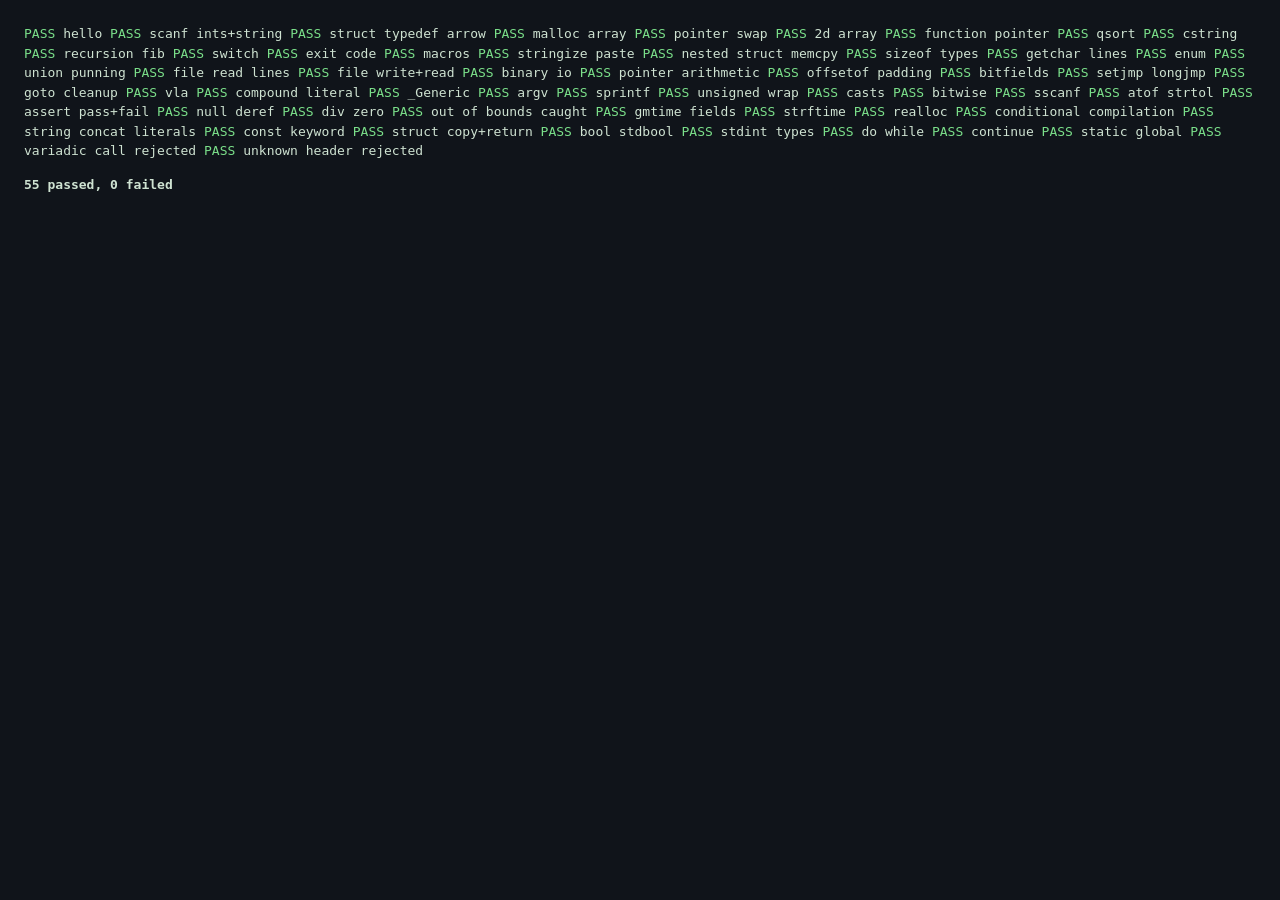
<file: static/test-cengine.html>
<!DOCTYPE html>
<html lang="en">
<head>
<meta charset="utf-8">
<title>CEngine test suite (dev only)</title>
<style>
  body { font: 13px/1.5 Consolas, Menlo, monospace; background: #10141a; color: #cfe3d2; padding: 16px; }
  .pass { color: #7be08a; }
  .fail { color: #ff8a80; }
  .sum { margin-top: 14px; font-weight: bold; }
  pre { margin: 0 0 0 24px; white-space: pre-wrap; }
</style>
</head>
<body>
<div id="out">running…</div>
<script src="cengine.js"></script>
<script>
"use strict";
const CASES = [
  ["hello", '#include <stdio.h>\nint main() { printf("Hello, %s! %d+%d=%d\\n", "C", 2, 3, 2+3); printf("pi=%.4f %10.2f\\n", 3.14159, 42.5); return 0; }',
   "Hello, C! 2+3=5\npi=3.1416      42.50\n", ""],
  ["scanf ints+string", '#include <stdio.h>\nint main() { int n; char name[32]; scanf("%d", &n); scanf("%31s", name); printf("%d %s\\n", n * 2, name); return 0; }',
   "84 Ada\n", "42 Ada"],
  ["struct typedef arrow", '#include <stdio.h>\ntypedef struct { int x, y; } Point;\nint main() { Point p = {3, 4}; Point *pp = &p; pp->x = 10; printf("%d %d\\n", p.x, p.y); return 0; }',
   "10 4\n", ""],
  ["malloc array", '#include <stdio.h>\n#include <stdlib.h>\nint main() { int *a = malloc(5 * sizeof(int)); for (int i = 0; i < 5; i++) a[i] = i * i; for (int i = 0; i < 5; i++) printf("%d ", a[i]); free(a); printf("| freed\\n"); return 0; }',
   "0 1 4 9 16 | freed\n", ""],
  ["pointer swap", '#include <stdio.h>\nvoid swap(int *a, int *b) { int t = *a; *a = *b; *b = t; }\nint main() { int x = 1, y = 2; swap(&x, &y); printf("%d %d\\n", x, y); return 0; }',
   "2 1\n", ""],
  ["2d array", '#include <stdio.h>\nint main() { int m[2][3] = {{1,2,3},{4,5,6}}; for (int i = 0; i < 2; i++) for (int j = 0; j < 3; j++) printf("%d", m[i][j]); printf("\\n"); return 0; }',
   "123456\n", ""],
  ["function pointer", '#include <stdio.h>\nint add(int a, int b) { return a + b; }\nint mul(int a, int b) { return a * b; }\nint main() { int (*op)(int, int) = add; printf("%d ", op(3, 4)); op = mul; printf("%d\\n", op(3, 4)); return 0; }',
   "7 12\n", ""],
  ["qsort", '#include <stdio.h>\n#include <stdlib.h>\nint cmp(const void *a, const void *b) { return *(const int *)b - *(const int *)a; }\nint main() { int v[] = {5, 1, 9, 3, 7}; qsort(v, 5, sizeof(int), cmp); for (int i = 0; i < 5; i++) printf("%d ", v[i]); printf("\\n"); return 0; }',
   "9 7 5 3 1 \n", ""],
  ["cstring", '#include <stdio.h>\n#include <string.h>\nint main() { char s[32] = "hello"; printf("%zu\\n", strlen(s)); strcat(s, " world"); printf("%s\\n", s); if (strcmp(s, "hello world") == 0) printf("equal\\n"); char t[32]; strcpy(t, s); printf("%s\\n", t); return 0; }',
   "5\nhello world\nequal\nhello world\n", ""],
  ["recursion fib", '#include <stdio.h>\nint fib(int n) { return n < 2 ? n : fib(n-1) + fib(n-2); }\nint main() { printf("%d\\n", fib(15)); return 0; }',
   "610\n", ""],
  ["switch", '#include <stdio.h>\nint main() { for (int i = 0; i < 5; i++) { switch (i) { case 0: printf("zero "); break; case 1: printf("one "); break; default: printf("many "); } } printf("\\n"); return 0; }',
   "zero one many many many \n", ""],
  ["exit code", '#include <stdio.h>\n#include <stdlib.h>\nint main() { printf("bye\\n"); exit(3); }',
   "bye\n", "", {exit: 3}],
  ["macros", '#include <stdio.h>\n#define SQUARE(x) ((x)*(x))\n#define GREETING "hi"\n#define NAME 5\nint main() { printf("%s %d\\n", GREETING, SQUARE(5)); printf("%d\\n", SQUARE(NAME + 1)); return 0; }',
   "hi 25\n36\n", ""],
  ["stringize paste", '#include <stdio.h>\n#define STR(x) #x\n#define CAT(a, b) a##b\nint main() { printf("%s\\n", STR(hello there)); int CAT(va, r) = 7; printf("%d\\n", var); return 0; }',
   "hello there\n7\n", ""],
  ["nested struct memcpy", '#include <stdio.h>\n#include <string.h>\nstruct Node { int v; struct Node *next; };\nint main() { struct Node b = {2, 0}; struct Node a = {1, &b}; printf("%d %d\\n", a.v, a.next->v); char buf[8]; memcpy(buf, "abc", 4); printf("%s\\n", buf); return 0; }',
   "1 2\nabc\n", ""],
  ["sizeof types", '#include <stdio.h>\nint main() { printf("%d %d %d %d %d\\n", (int)sizeof(char), (int)sizeof(short), (int)sizeof(int), (int)sizeof(double), (int)sizeof(int *)); return 0; }',
   "1 2 4 8 8\n", ""],
  ["getchar lines", '#include <stdio.h>\nint main() { int c, n = 0; while ((c = getchar()) != EOF) { if (c == 10) n++; } printf("lines: %d\\n", n); return 0; }',
   "lines: 3\n", "a\nbb\nccc\n"],
  ["enum", '#include <stdio.h>\nenum Color { RED, GREEN = 5, BLUE };\nint main() { enum Color c = BLUE; printf("%d %d\\n", RED, c); return 0; }',
   "0 6\n", ""],
  ["union punning", '#include <stdio.h>\nunion U { int i; char c[4]; };\nint main() { union U u; u.i = 65; printf("%d\\n", u.c[0]); return 0; }',
   "65\n", ""],
  ["file read lines", '#include <stdio.h>\nint main() { FILE *f = fopen("names.txt", "r"); char line[64]; while (fgets(line, sizeof line, f)) printf("hi %s", line); fclose(f); return 0; }',
   "hi Ada\nhi Grace\nhi Linus\nhi Margaret\n", ""],
  ["file write+read", '#include <stdio.h>\nint main() { FILE *f = fopen("out.txt", "w"); fprintf(f, "n=%d\\n", 42); fclose(f); FILE *g = fopen("out.txt", "r"); char line[64]; fgets(line, sizeof line, g); printf("%s", line); fclose(g); return 0; }',
   "n=42\n", ""],
  ["binary io", '#include <stdio.h>\nint main() { int v[4] = {10, 20, 30, 40}; FILE *f = fopen("d.bin", "wb"); fwrite(v, sizeof(int), 4, f); fclose(f); int r[4] = {0}; FILE *g = fopen("d.bin", "rb"); fread(r, sizeof(int), 4, g); fclose(g); printf("%d %d %d %d\\n", r[0], r[1], r[2], r[3]); return 0; }',
   "10 20 30 40\n", ""],
  ["pointer arithmetic", '#include <stdio.h>\nint main() { int a[] = {10, 20, 30, 40}; int *p = a; p++; printf("%d ", *p); p += 2; printf("%d ", *p); printf("%d ", *(a + 1)); int *q = &a[3]; printf("%d\\n", (int)(q - a)); return 0; }',
   "20 40 20 3\n", ""],
  ["offsetof padding", '#include <stdio.h>\n#include <stddef.h>\nstruct S { char c; int i; char c2; };\nint main() { printf("%zu %zu %zu %zu\\n", offsetof(struct S, c), offsetof(struct S, i), offsetof(struct S, c2), sizeof(struct S)); return 0; }',
   "0 4 8 12\n", ""],
  ["bitfields", '#include <stdio.h>\n#include <stddef.h>\nstruct B { unsigned int a : 3; unsigned int b : 5; unsigned int c : 7; };\nint main() { struct B x; x.a = 5; x.b = 19; x.c = 100; printf("%u %u %u %zu\\n", x.a, x.b, x.c, sizeof(struct B)); return 0; }',
   "5 19 100 4\n", ""],
  ["setjmp longjmp", '#include <stdio.h>\n#include <setjmp.h>\njmp_buf env;\nvoid deep(int n) { if (n == 0) longjmp(env, 42); deep(n - 1); }\nint main() { int r = setjmp(env); if (r == 0) { deep(5); printf("not reached\\n"); } else printf("jumped %d\\n", r); return 0; }',
   "jumped 42\n", ""],
  ["goto cleanup", '#include <stdio.h>\n#include <stdlib.h>\nint main() { int *p = malloc(10 * sizeof(int)); for (int i = 0; i < 10; i++) { if (i == 4) goto cleanup; p[i] = i; } printf("not reached\\n"); cleanup: printf("done at i=%d\\n", 4); free(p); return 0; }',
   "done at i=4\n", ""],
  ["vla", '#include <stdio.h>\nint main() { int n = 4; int arr[n]; for (int i = 0; i < n; i++) arr[i] = i * 3; printf("%d %d\\n", (int)sizeof(arr), arr[3]); return 0; }',
   "16 9\n", ""],
  ["compound literal", '#include <stdio.h>\nstruct P { int x, y; };\nvoid show(struct P p) { printf("(%d,%d)\\n", p.x, p.y); }\nint main() { show((struct P){3, 9}); int *a = (int[]){7, 8, 9}; printf("%d %d\\n", a[0], a[2]); return 0; }',
   "(3,9)\n7 9\n", ""],
  ["_Generic", '#include <stdio.h>\n#define TNAME(x) _Generic((x), int: "int", double: "double", char *: "char*", default: "other")\nint main() { int i = 1; double d = 2; printf("%s %s\\n", TNAME(i), TNAME(d)); return 0; }',
   "int double\n", ""],
  ["argv", '#include <stdio.h>\nint main(int argc, char *argv[]) { printf("%d %s\\n", argc, argv[0]); return 0; }',
   "1 main\n", ""],
  ["sprintf", '#include <stdio.h>\nint main() { char buf[64]; sprintf(buf, "%05d|%-6s|%+.2f", 42, "hi", 3.14159); printf("%s\\n", buf); return 0; }',
   "00042|hi    |+3.14\n", ""],
  ["unsigned wrap", '#include <stdio.h>\nint main() { unsigned int u = 4294967295u; u = u + 1; printf("%u\\n", u); unsigned char b = 250; b = b + 10; printf("%d\\n", b); return 0; }',
   "0\n4\n", ""],
  ["casts", '#include <stdio.h>\nint main() { double d = 3.99; int i = (int)d; printf("%d\\n", i); int big = 300; char c = (char)big; printf("%d\\n", c); double x = 7 / 2; double y = 7 / 2.0; printf("%.1f %.1f\\n", x, y); return 0; }',
   "3\n44\n3.0 3.5\n", ""],
  ["bitwise", '#include <stdio.h>\nint main() { int a = 12; printf("%d %d %d %d %d %d\\n", a & 10, a | 3, a ^ 6, ~a, a << 2, a >> 2); return 0; }',
   "8 15 10 -13 48 3\n", ""],
  ["sscanf", '#include <stdio.h>\nint main() { int a, b; char w[16]; sscanf("12 apples 34", "%d %s %d", &a, w, &b); printf("%d %s %d\\n", a, w, b); return 0; }',
   "12 apples 34\n", ""],
  ["atof strtol", '#include <stdio.h>\n#include <stdlib.h>\nint main() { printf("%g\\n", atof("2.5xyz")); printf("%ld\\n", strtol("ff", 0, 16)); return 0; }',
   "2.5\n255\n", ""],
  ["assert pass+fail", '#include <stdio.h>\n#include <assert.h>\nint main() { int x = 5; assert(x == 5); printf("ok\\n"); assert(x == 6); printf("never\\n"); return 0; }',
   "ok\nAssertion failed: x == 6, file main.c:3\n", "", {failContains: "assertion"}],
  ["null deref", '#include <stdio.h>\nint main() { int *p = 0; printf("%d\\n", *p); return 0; }',
   "", "segmentation fault", {failContains: "NULL"}],
  ["div zero", '#include <stdio.h>\nint main() { int x = 5, y = 0; printf("%d\\n", x / y); return 0; }',
   "", "division by zero", {failContains: "division by zero"}],
  ["out of bounds caught", '#include <stdio.h>\nint main() { int a[3] = {1,2,3}; int *p = a; p = p + 100000; printf("%d\\n", *p); return 0; }',
   "", "invalid memory", {failContains: "invalid memory"}],
  ["gmtime fields", '#include <stdio.h>\n#include <time.h>\nint main() { time_t t = 86400; struct tm *tm = gmtime(t); printf("%d %d %d %d\\n", tm->tm_year + 1900, tm->tm_mon, tm->tm_mday, tm->tm_hour); return 0; }',
   "1970 0 2 0\n", ""],
  ["strftime", '#include <stdio.h>\n#include <time.h>\nint main() { struct tm tm = {0}; tm.tm_year = 126; tm.tm_mon = 8; tm.tm_mday = 27; char buf[64]; strftime(buf, sizeof buf, "%Y-%m-%d %a", &tm); printf("%s\\n", buf); return 0; }',
   "2026-09-27 Sun\n", ""],
  ["realloc", '#include <stdio.h>\n#include <stdlib.h>\nint main() { int *p = malloc(2 * sizeof(int)); p[0] = 7; p[1] = 8; p = realloc(p, 4 * sizeof(int)); p[2] = 9; p[3] = 10; printf("%d %d %d %d\\n", p[0], p[1], p[2], p[3]); return 0; }',
   "7 8 9 10\n", ""],
  ["conditional compilation", '#include <stdio.h>\n#define DEBUG 1\nint main() {\n#if DEBUG\n    printf("debug on\\n");\n#else\n    printf("debug off\\n");\n#endif\n#ifdef DEBUG\n    printf("defined\\n");\n#endif\n#ifndef NOPE\n    printf("nope undefined\\n");\n#endif\n    return 0;\n}',
   "debug on\ndefined\nnope undefined\n", ""],
  ["string concat literals", '#include <stdio.h>\nint main() { printf("hello, " "world\\n"); return 0; }',
   "hello, world\n", ""],
  ["const keyword", '#include <stdio.h>\nint main() { const int n = 10; printf("%d\\n", n); return 0; }',
   "10\n", ""],
  ["struct copy+return", '#include <stdio.h>\nstruct P { int x, y; };\nstruct P addone(struct P a) { a.x++; a.y++; return a; }\nint main() { struct P p = {1, 2}; struct P q = addone(p); printf("%d %d %d %d\\n", p.x, p.y, q.x, q.y); return 0; }',
   "1 2 2 3\n", ""],
  ["bool stdbool", '#include <stdio.h>\n#include <stdbool.h>\nint main() { bool flag = true; if (flag) printf("yes\\n"); if (!false) printf("also\\n"); printf("%d\\n", (int)sizeof(bool)); return 0; }',
   "yes\nalso\n1\n", ""],
  ["stdint types", '#include <stdio.h>\n#include <stdint.h>\nint main() { uint8_t a = 200; int32_t b = -5; printf("%d %d\\n", a, b); printf("%d\\n", INT32_MAX); return 0; }',
   "200 -5\n2147483647\n", ""],
  ["do while", '#include <stdio.h>\nint main() { int i = 10; do { printf("%d ", i); i++; } while (i < 13); printf("\\n"); return 0; }',
   "10 11 12 \n", ""],
  ["continue", '#include <stdio.h>\nint main() { for (int i = 0; i < 6; i++) { if (i % 2) continue; printf("%d", i); } printf("\\n"); return 0; }',
   "024\n", ""],
  ["static global", '#include <stdio.h>\nint counter(void) { static int n = 0; n++; return n; }\nint main() { printf("%d %d %d\\n", counter(), counter(), counter()); return 0; }',
   "1 2 3\n", ""],
  ["variadic call rejected", '#include <stdio.h>\nint sum(int n, ...) { return 0; }\nint main() { printf("%d\\n", sum(3, 1, 2, 3)); return 0; }',
   "", "variable argument list", {failContains: "variable argument list"}],
  ["unknown header rejected", '#include <foobar.h>\nint main() { return 0; }',
   "", "header", {failContains: "header"}],
];

let pass = 0, fail = 0;
const lines = [];
for (const [name, src, expected, input, opt] of CASES) {
  const o = opt || {};
  if (o.maxSteps) o.maxSteps = o.maxSteps;
  const res = window.CEngine.run(src, { input: input || "" });
  let ok = true, detail = "";
  if (o.failContains) {
    if (res.ok) { ok = false; detail = "expected failure containing " + JSON.stringify(o.failContains) + " but got ok, output=" + JSON.stringify(res.output); }
    else if ((res.error + res.output).indexOf(o.failContains) === -1) {
      ok = false; detail = "expected failure containing " + JSON.stringify(o.failContains) + " got: " + res.error;
    }
  } else {
    if (!res.ok) { ok = false; detail = "error: " + res.error; }
    else if (res.output !== expected) { ok = false; detail = "output mismatch:\n    want: " + JSON.stringify(expected) + "\n    got:  " + JSON.stringify(res.output) + (res.exit !== undefined ? "\n    exit: " + res.exit : ""); }
    else if (o.exit !== undefined && res.exit !== o.exit) { ok = false; detail = "exit mismatch: want " + o.exit + " got " + res.exit; }
  }
  if (ok) { pass++; lines.push('<span class="pass">PASS</span> ' + name); }
  else { fail++; lines.push('<span class="fail">FAIL</span> ' + name + '\n<pre>' + detail + "</pre>"); }
}
document.getElementById("out").innerHTML =
  lines.join("\n") + '<div class="sum">' + pass + " passed, " + fail + " failed</div>";
</script>
</body>
</html>
</file>
<file: static/style.css>
/* Python Tutor — course styles */

:root {
  --blue: #3776ab;
  --blue-dark: #2a5a82;
  --yellow: #ffd43b;
  --bg: #f4f7fb;
  --card: #ffffff;
  --ink: #263238;
  --muted: #5b6b7a;
  --line: #dde6f0;
  --green: #2e8b57;
  --red: #c0392b;
  --code-bg: #f0f4f9;

  /* motion */
  --ease-out: cubic-bezier(.22, .9, .3, 1);
  --ease-smooth: cubic-bezier(.4, 0, .2, 1);
  --ease-spring: cubic-bezier(.34, 1.56, .64, 1);
}

* { box-sizing: border-box; }

html, body {
  margin: 0;
  height: 100%;
  scroll-behavior: smooth;
}

body {
  font-family: "Segoe UI", system-ui, -apple-system, Roboto, Arial, sans-serif;
  background: var(--bg);
  color: var(--ink);
}

html, body {
  max-width: 100%;
  overflow-x: clip;

:root {
  --reader-fs: 16px;
  --code-font: "Fira Code", "JetBrains Mono", "Cascadia Code", Consolas, Menlo, monospace;
} /* one stray pixel must never shake the page sideways */
}

#app {
  display: flex;
  height: 100vh;   /* fallback */
  height: 100dvh;  /* real viewport on mobile browsers */
  transition: opacity .45s var(--ease-smooth), filter .5s var(--ease-smooth),
              transform .5s var(--ease-smooth);
}
#welcome.show ~ #app { filter: blur(3px); transform: scale(.997); }

/* ---------- sidebar ---------- */
#sidebar {
  width: 300px;
  flex-shrink: 0;
  background: linear-gradient(180deg, #2c4a6b, #1f3554);
  color: #e6eef7;
  overflow-y: auto;
  padding: 18px 14px;
  display: flex;
  flex-direction: column;
  gap: 14px;
}
#sidebar::-webkit-scrollbar { width: 8px; }
#sidebar::-webkit-scrollbar-thumb { background: rgba(255, 255, 255, .16); border-radius: 6px; }
#sidebar::-webkit-scrollbar-thumb:hover { background: rgba(255, 255, 255, .28); }

.brand { display: flex; align-items: center; gap: 10px; padding: 4px 6px; }
.brand-logo { font-size: 34px; }
.brand h1 { margin: 0; font-size: 20px; }
.brand-sub { margin: 2px 0 0; font-size: 12px; color: #a9c3de; }

.progress-box {
  background: rgba(255, 255, 255, 0.08);
  border-radius: 10px;
  padding: 10px 12px;
}
.progress-label { font-size: 12px; text-transform: uppercase; letter-spacing: 1px; color: #a9c3de; }
.progress-track { height: 10px; background: rgba(255,255,255,0.15); border-radius: 6px; margin: 6px 0 4px; overflow: hidden; }
.progress-bar {
  height: 100%;
  width: 0%;
  background: var(--yellow);
  border-radius: 6px;
  position: relative;
  overflow: hidden;
  transition: width .7s var(--ease-out);
}
.progress-bar::after {
  content: "";
  position: absolute;
  inset: 0;
  background: linear-gradient(90deg, transparent, rgba(255, 255, 255, .5), transparent);
  transform: translateX(-100%);
  animation: sweep 2.4s ease-in-out infinite;
}
@keyframes sweep {
  0% { transform: translateX(-100%); }
  55%, 100% { transform: translateX(100%); }
}
.progress-text { font-size: 12px;  color: #cfdcea; }

#chapter-list { display: flex; flex-direction: column; gap: 6px; }

.category-head {
  display: flex;
  align-items: center;
  gap: 7px;
  margin: 14px 6px 2px;
  padding-top: 10px;
  border-top: 1px solid rgba(255, 255, 255, 0.12);
  font-size: 11px;
  font-weight: 800;
  text-transform: uppercase;
  letter-spacing: 1.3px;
  color: #a9c3de;
  user-select: none;
}
.category-head:first-child {
  margin-top: 0;
  padding-top: 0;
  border-top: none;
}
.cat-emoji { font-size: 14px; }

.chapter-item {
  display: flex;
  align-items: center;
  gap: 10px;
  padding: 9px 10px;
  border-radius: 9px;
  cursor: pointer;
  border: none;
  background: transparent;
  color: inherit;
  font-size: 14px;
  text-align: start;
  transition: background .25s var(--ease-smooth), transform .3s var(--ease-spring),
              box-shadow .25s var(--ease-smooth);
}
.chapter-item:hover {
  background: rgba(255, 255, 255, 0.1);
  transform: translateX(4px);
}
#chapter-list.entrance .category-head,
#chapter-list.entrance .chapter-item {
  animation: slideIn .45s var(--ease-out) backwards;
}
@keyframes slideIn {
  from { opacity: 0; transform: translateX(-12px); }
  to   { opacity: 1; transform: translateX(0); }
}
.chapter-item.active { background: rgba(255, 212, 59, 0.18); box-shadow: inset 3px 0 0 var(--yellow); }
.chapter-item .num {
  font-size: 11px;
  font-weight: 700;
  color: #ffd43b;
  background: rgba(255, 212, 59, 0.15);
  border-radius: 6px;
  padding: 2px 6px;
  min-width: 24px;
  text-align: center;
  transition: color .35s ease, background .35s ease, box-shadow .35s ease;
}
.chapter-item.finished .num {
  color: #8df0b0;
  background: rgba(46, 139, 87, 0.32);
  animation: numGlow 2.6s ease-in-out infinite;
}
@keyframes numGlow {
  0%, 100% { box-shadow: 0 0 5px rgba(46, 139, 87, .35); }
  50%      { box-shadow: 0 0 14px rgba(46, 139, 87, .65); }
}
.chapter-item .ch-title { flex: 1; min-width: 0; }
.chapter-item .dot { font-size: 13px; }
.chapter-item.finished .dot { color: #8df0b0; }

/* chevron: points to the inline-start edge when closed, rotates down
   (90° is always "down" for a right-pointing chevron) when open */
.chapter-item .chev {
  display: inline-flex;
  align-items: center;
  color: #7d9ab8;
  transition: color .25s var(--ease-smooth);
}
.chapter-item .chev svg {
  display: block;
  transform: rotate(0deg);
  transition: transform .28s var(--ease-smooth);
}
.chapter-item.open .chev { color: var(--yellow); }
.chapter-item.open .chev svg { transform: rotate(90deg); }
html[dir="rtl"] .chapter-item .chev svg { transform: rotate(180deg); }
html[dir="rtl"] .chapter-item.open .chev svg { transform: rotate(90deg); }

/* collapsible chapter sub-lists (lessons + quiz), w3schools style */
.sublist {
  display: grid;
  grid-template-rows: 0fr;
  margin-top: -6px; /* cancel the list gap so a closed group adds no space */
  transition: grid-template-rows .3s var(--ease-smooth);
}
.sublist.open { grid-template-rows: 1fr; }
.sublist-inner {
  overflow: hidden;
  min-height: 0;
  display: flex;
  flex-direction: column;
  gap: 2px;
}
.sub-item {
  display: flex;
  align-items: center;
  gap: 7px;
  margin-inline-start: 22px;
  padding: 6px 9px;
  border: none;
  border-inline-start: 2px solid rgba(255, 255, 255, 0.14);
  border-radius: 7px;
  background: transparent;
  color: #b7cde0;
  font-family: inherit;
  font-size: 12.5px;
  line-height: 1.4;
  text-align: start;
  cursor: pointer;
  transition: background .2s var(--ease-smooth), color .2s var(--ease-smooth),
              border-color .2s var(--ease-smooth);
}
.sub-item:hover { background: rgba(255, 255, 255, 0.09); color: #fff; }
.sub-item.active {
  background: rgba(255, 212, 59, 0.15);
  border-inline-start-color: var(--yellow);
  color: #ffe58a;
  font-weight: 600;
}
.sub-item .quiz-ico { font-size: 12px; }
.sub-item .quiz-badge {
  margin-inline-start: auto;
  font-size: 10.5px;
  font-weight: 700;
  color: #8df0b0;
}
.sub-item .quiz-badge:empty { display: none; }

/* playground launcher in the sidebar */
.playground-btn {
  display: flex;
  align-items: center;
  justify-content: center;
  gap: 8px;
  padding: 11px 14px;
  border: 1px solid rgba(255, 212, 59, 0.4);
  border-radius: 10px;
  background: linear-gradient(135deg, rgba(255, 212, 59, 0.16), rgba(55, 118, 171, 0.28));
  color: #ffe58a;
  font-family: inherit;
  font-size: 13.5px;
  font-weight: 700;
  cursor: pointer;
  transition: transform .25s var(--ease-spring), box-shadow .25s var(--ease-smooth),
              border-color .25s var(--ease-smooth), background .25s var(--ease-smooth);
}
.playground-btn:hover {
  transform: translateY(-2px);
  border-color: var(--yellow);
  background: linear-gradient(135deg, rgba(255, 212, 59, 0.24), rgba(55, 118, 171, 0.34));
  box-shadow: 0 6px 18px rgba(255, 212, 59, 0.18);
}
.playground-btn:active { transform: translateY(0) scale(.98); }

/* ---------- main ---------- */
#main {
  flex: 1;
  overflow-y: auto;
  padding: 28px 34px;
  scroll-behavior: smooth;
}
#main::-webkit-scrollbar { width: 10px; }
#main::-webkit-scrollbar-thumb { background: rgba(55, 118, 171, .25); border-radius: 6px; }
#main::-webkit-scrollbar-thumb:hover { background: rgba(55, 118, 171, .4); }

#view { max-width: 860px; margin: 0 auto; }
#view.anim-in { animation: viewIn .5s var(--ease-out) backwards; }
@keyframes viewIn {
  from { opacity: 0; transform: translateY(12px); }
  to   { opacity: 1; transform: translateY(0); }
}

.card {
  background: var(--card);
  border: 1px solid var(--line);
  border-radius: 14px;
  padding: 26px 30px;
  box-shadow: 0 2px 10px rgba(38, 50, 56, 0.06);
  animation: cardIn .45s var(--ease-out) backwards;
}
@keyframes cardIn {
  from { opacity: 0; transform: translateY(16px) scale(.985); }
  to   { opacity: 1; transform: translateY(0) scale(1); }
}

.chapter-head {
  display: flex;
  align-items: center;
  gap: 12px;
  margin-bottom: 4px;
}
.chapter-head .emoji { font-size: 30px; }
.chapter-head h2 { margin: 0; font-size: 22px; }

.breadcrumb { color: var(--muted); font-size: 13px; margin-bottom: 14px; }

.lesson-title { font-size: 19px; margin: 16px 0 10px; color: var(--blue-dark); }

/* lesson content */
.lesson-body p { font-size: var(--reader-fs); line-height: 1.7; margin: 12px 0; }
.lesson-body ul, .lesson-body ol { font-size: var(--reader-fs); line-height: 1.7; padding-inline-start: 22px; }
.lesson-body li { margin: 7px 0; }
.lesson-body code {
  background: var(--code-bg);
  border: 1px solid var(--line);
  border-radius: 5px;
  padding: 1px 6px;
  font-family: "Fira Code", "JetBrains Mono", "Cascadia Code", Consolas, Menlo, monospace;
  font-variant-ligatures: normal;
  font-size: 0.92em;
}
.lesson-body pre.code {
  direction: ltr; /* code reads left-to-right in every UI language */
  text-align: left;
  max-width: 100%;
  -webkit-overflow-scrolling: touch;
  background: var(--code-bg);
  border: 1px solid var(--line);
  border-radius: 10px;
  padding: 14px 16px;
  margin: 18px 0;
  overflow-x: auto;
  font-family: var(--code-font);
  font-variant-ligatures: normal;
  font-size: 14px;
  line-height: 1.6;
}
.lesson-body .diagram { margin: 16px 0; }
.card > .tryit, .card > .nav-row { animation: fadeUp .5s var(--ease-out) backwards; }
.card > .tryit { animation-delay: .35s; }
.card > .nav-row { animation-delay: .45s; }
.lesson-body > * { animation: fadeUp .5s var(--ease-out) backwards; }
.lesson-body > *:nth-child(2) { animation-delay: .07s; }
.lesson-body > *:nth-child(3) { animation-delay: .14s; }
.lesson-body > *:nth-child(4) { animation-delay: .21s; }
.lesson-body > *:nth-child(5) { animation-delay: .28s; }
.lesson-body > *:nth-child(6) { animation-delay: .35s; }
.lesson-body > *:nth-child(7) { animation-delay: .42s; }
.lesson-body > *:nth-child(8) { animation-delay: .49s; }

/* nav buttons */
.nav-row { display: flex; justify-content: space-between; margin-top: 22px; gap: 10px; }
.nav-row .spacer { flex: 1; }
button.btn {
  position: relative;
  overflow: hidden;
  border: none;
  border-radius: 9px;
  padding: 10px 18px;
  font-size: 14px;
  font-weight: 600;
  cursor: pointer;
  background: var(--blue);
  color: white;
  transition: background .25s var(--ease-smooth), transform .25s var(--ease-spring),
              box-shadow .25s var(--ease-smooth);
}
button.btn::after {
  content: "";
  position: absolute;
  top: 0;
  left: -80%;
  width: 45%;
  height: 100%;
  background: linear-gradient(105deg, transparent, rgba(255, 255, 255, .4), transparent);
  transform: skewX(-20deg);
  transition: left .55s var(--ease-smooth);
  pointer-events: none;
}
button.btn:hover::after { left: 140%; }
button.btn:hover {
  background: var(--blue-dark);
  transform: translateY(-2px);
  box-shadow: 0 7px 18px rgba(55, 118, 171, 0.38);
}
button.btn:active { transform: translateY(0) scale(.97); transition-duration: .1s; }
button.btn.secondary { background: #eef3f9; color: var(--blue-dark); border: 1px solid var(--line); }
button.btn.secondary:hover { background: #e2eaf4; }
button.btn:disabled { opacity: 0.45; cursor: not-allowed; }

/* ---------- quiz ---------- */
.quiz-intro { margin-bottom: 18px; }
.quiz-intro h3 { margin: 0 0 6px; }
.quiz-intro p { margin: 4px 0; color: var(--muted); }

.question {
  border: 1px solid var(--line);
  border-radius: 12px;
  padding: 18px 20px;
  margin-bottom: 16px;
  background: #fbfdff;
  animation: qIn .5s var(--ease-out) backwards;
}
@keyframes qIn {
  from { opacity: 0; transform: translateY(12px); }
  to   { opacity: 1; transform: translateY(0); }
}
.question .q-text { font-size: 15px; line-height: 1.55; margin-bottom: 12px; }
.question .q-text code { background: var(--code-bg); padding: 1px 5px; border-radius: 4px; font-family: "Fira Code", "JetBrains Mono", "Cascadia Code", Consolas, Menlo, monospace;
  font-variant-ligatures: normal; font-size: .92em; }

/* mc options */
.option {
  display: block;
  width: 100%;
  text-align: left;
  background: white;
  border: 1px solid var(--line);
  border-radius: 9px;
  padding: 10px 14px;
  margin: 7px 0;
  cursor: pointer;
  font-size: 14px;
  color: var(--ink);
  animation: optIn .4s var(--ease-out) backwards;
  transition: border-color .2s var(--ease-smooth), background .2s var(--ease-smooth),
              transform .25s var(--ease-spring), box-shadow .2s var(--ease-smooth);
}
.option:nth-child(2) { animation-delay: .06s; }
.option:nth-child(3) { animation-delay: .12s; }
.option:nth-child(4) { animation-delay: .18s; }
.option:nth-child(5) { animation-delay: .24s; }
.option:nth-child(6) { animation-delay: .30s; }
@keyframes optIn {
  from { opacity: 0; transform: translateY(7px); }
  to   { opacity: 1; transform: translateY(0); }
}
.option:hover { border-color: var(--blue); background: #f3f8fd; transform: translateY(-2px); box-shadow: 0 4px 12px rgba(55, 118, 171, 0.15); }
.option:active { transform: scale(.98); }
.option.selected { border-color: var(--blue); background: #e8f1f9; font-weight: 600; }
.option.correct { border-color: var(--green); background: #e7f6ec; }
.option.wrong { border-color: var(--red); background: #fbe4e2; }

/* blank input */
input.blank {
  font-family: "Fira Code", "JetBrains Mono", "Cascadia Code", Consolas, Menlo, monospace;
  font-variant-ligatures: normal;
  font-size: 15px;
  padding: 6px 10px;
  border: 1px solid var(--blue);
  border-radius: 7px;
  outline: none;
  width: 220px;
  max-width: 100%;
}
input.blank:focus { box-shadow: 0 0 0 3px rgba(55, 118, 171, 0.18); }
input.blank.correct { border-color: var(--green); background: #e7f6ec; }
input.blank.wrong { border-color: var(--red); background: #fbe4e2; }

/* codefill */
.codefill {
  background: var(--code-bg);
  border: 1px solid var(--line);
  border-radius: 10px;
  padding: 14px 16px;
  font-family: "Fira Code", "JetBrains Mono", "Cascadia Code", Consolas, Menlo, monospace;
  font-variant-ligatures: normal;
  font-size: 14px;
  line-height: 2.1;
  overflow-x: auto;
  white-space: pre;
}
.codefill input.blank { width: auto; min-width: 120px; padding: 4px 8px; font-size: 14px; }

/* order */
.order-chip {
  display: inline-block;
  background: white;
  border: 1px solid var(--line);
  border-radius: 8px;
  padding: 8px 14px;
  margin: 5px 6px 5px 0;
  cursor: pointer;
  font-family: "Fira Code", "JetBrains Mono", "Cascadia Code", Consolas, Menlo, monospace;
  font-variant-ligatures: normal;
  font-size: 13px;
  animation: chipIn .35s var(--ease-spring) backwards;
  transition: transform .22s var(--ease-spring), border-color .18s var(--ease-smooth),
              background .18s var(--ease-smooth), box-shadow .18s var(--ease-smooth),
              opacity .2s var(--ease-smooth);
}
.order-chip:nth-of-type(1) { animation-delay: .05s; }
.order-chip:nth-of-type(2) { animation-delay: .10s; }
.order-chip:nth-of-type(3) { animation-delay: .15s; }
.order-chip:nth-of-type(4) { animation-delay: .20s; }
.order-chip:nth-of-type(5) { animation-delay: .25s; }
.order-chip:nth-of-type(6) { animation-delay: .30s; }
@keyframes chipIn {
  from { opacity: 0; transform: translateY(8px) scale(.95); }
  to   { opacity: 1; transform: translateY(0) scale(1); }
}
.order-chip:hover { border-color: var(--blue); transform: translateY(-1px); box-shadow: 0 3px 8px rgba(55, 118, 171, 0.14); }
.order-chip.picked { background: #e8f1f9; border-color: var(--blue); font-weight: 600; }
.order-chip.picked::before { content: attr(data-pos) ". "; color: var(--blue); }
.order-chip.used { opacity: 0.4; }
.order-chip.correct { border-color: var(--green); background: #e7f6ec; }
.order-chip.wrong { border-color: var(--red); background: #fbe4e2; }

/* feedback */
.feedback {
  margin-top: 10px;
  border-radius: 9px;
  padding: 10px 14px;
  font-size: 14px;
  line-height: 1.5;
  display: none;
}
.feedback.show { display: block; animation: fbIn .45s var(--ease-spring) backwards; }
@keyframes fbIn {
  from { opacity: 0; transform: translateY(-8px) scale(.97); }
  to   { opacity: 1; transform: translateY(0) scale(1); }
}
.feedback.ok { background: #e7f6ec; border: 1px solid #b7ddc4; border-inline-start: 4px solid var(--green); color: #1c6b3f; }
.feedback.no { background: #fbe4e2; border: 1px solid #eec2bd; border-inline-start: 4px solid var(--red); color: #8c2a20; }
.feedback .explain { margin-top: 6px; color: var(--ink); }

.answer-actions { margin-top: 10px; display: flex; gap: 8px; }

/* code block meta-bar: language tag + copy button */
.code-head {
  display: flex;
  align-items: center;
  justify-content: space-between;
  gap: 10px;
  margin: 18px 0 0;
  padding: 7px 8px 7px 14px;
  background: #22303f;
  border: 1px solid rgba(255, 255, 255, .08);
  border-bottom: none;
  border-radius: 10px 10px 0 0;
}
.code-lang {
  font-size: 12px;
  letter-spacing: .6px;
  text-transform: uppercase;
  color: #9fc3e0;
  font-weight: 600;
}
.code-copy {
  border: 1px solid rgba(255, 255, 255, .22);
  background: rgba(255, 255, 255, .08);
  color: #dbe7f3;
  font-size: 12.5px;
  padding: 5px 12px;
  border-radius: 999px;
  cursor: pointer;
  transition: background .2s ease, border-color .2s ease;
}
.code-copy:hover { background: rgba(255, 255, 255, .16); }
.code-copy.ok {
  background: rgba(70, 160, 100, .25);
  border-color: rgba(90, 200, 130, .5);
  color: #b8e6c4;
}
.code-head + pre.code {
  margin-top: 0;
  border-top-left-radius: 0;
  border-top-right-radius: 0;
}

/* bookmarks (starred lessons) at the top of the sidebar */
#bookmarks-box {
  background: rgba(255, 255, 255, .06);
  border: 1px solid rgba(255, 255, 255, .12);
  border-radius: 10px;
  padding: 8px 10px;
}
.bm-head { font-size: 12px; letter-spacing: .6px; color: #ffd43b; font-weight: 700; }
#bookmarks-list { display: flex; flex-direction: column; gap: 4px; margin-top: 6px; }
.bm-item {
  display: flex;
  align-items: center;
  gap: 8px;
  border: none;
  background: rgba(255, 255, 255, .05);
  color: #e6eef7;
  border-radius: 8px;
  padding: 7px 9px;
  font-size: 13px;
  cursor: pointer;
  text-align: start;
}
.bm-item:hover { background: rgba(255, 255, 255, .12); }
.bm-subj {
  flex-shrink: 0;
  font-size: 10.5px;
  font-weight: 700;
  color: #fff;
  background: var(--c, #3776ab);
  border-radius: 999px;
  padding: 2px 8px;
}
.bm-title { overflow: hidden; text-overflow: ellipsis; white-space: nowrap; }
.bm-item.current .bm-title { font-weight: 700; }

/* star button next to the lesson title */
.star-btn {
  border: none;
  background: none;
  font-size: 21px;
  cursor: pointer;
  color: #b7c6d6;
  padding: 0 4px;
  vertical-align: middle;
  transition: transform .18s var(--ease-spring), color .2s ease;
}
.star-btn:hover { transform: scale(1.2); }
.star-btn.on { color: #ffb800; }

/* programming-language chips at the top of the sidebar — the educational
   language selector, deliberately separate from the UI language toggle
   that sits at the sidebar footer */
#subject-chips {
  display: flex;
  flex-wrap: wrap; /* every language visible — no half-cut scrolling row */
  gap: 6px;
  padding: 4px 2px 8px;
}
.subject-chip {
  display: inline-flex;
  align-items: center;
  gap: 6px;
  border: 1px solid rgba(255, 255, 255, .18);
  background: rgba(255, 255, 255, .07);
  color: #dce8f5;
  border-radius: 999px;
  padding: 5px 12px 5px 6px;
  font-size: 13px;
  font-weight: 600;
  cursor: pointer;
  transition: border-color .2s ease, background .2s ease;
}
.subject-chip .chip-ic svg { width: 21px; height: 21px; display: block; border-radius: 50%; }
.subject-chip:hover { background: rgba(255, 255, 255, .13); }
.subject-chip.active {
  border-color: var(--c, var(--yellow));
  background: color-mix(in srgb, var(--c, #3776ab) 28%, rgba(255,255,255,.08));
}

/* try-it editor — boxed so it reads as its own section, clearly separated
   from the lesson text above it */
.tryit {
  margin-top: 24px;
  padding: 14px 14px 12px;
  border: 1px solid var(--line);
  border-radius: 14px;
  background: var(--card);
  box-shadow: 0 1px 6px rgba(38, 50, 56, .05);
}
.tryit-label { font-size: 13px; color: var(--muted); margin-bottom: 8px; }
textarea.codebox {
  width: 100%;
  min-height: 110px;
  font-family: var(--code-font);
  font-variant-ligatures: normal;
  font-size: 14px;
  border: 1px solid var(--line);
  border-radius: 10px;
  padding: 12px;
  background: var(--code-bg);
  resize: vertical;
  outline: none;
}
textarea.codebox:focus { border-color: var(--blue); }
.run-output {
  background: #101c28;
  color: #c9e6c9;
  font-family: "Fira Code", "JetBrains Mono", "Cascadia Code", Consolas, Menlo, monospace;
  font-variant-ligatures: normal;
  font-size: 13px;
  border-radius: 10px;
  padding: 12px 14px;
  margin-top: 8px;
  white-space: pre-wrap;
  min-height: 30px;
  display: none;
}
.run-output.show { display: block; }
.run-output.err { color: #f3b3ae; }

/* chapter done banner */
.done-banner {
  text-align: center;
  padding: 18px;
  margin-bottom: 16px;
  background: #e7f6ec;
  border: 1px solid #b7ddc4;
  border-radius: 12px;
  color: #1c6b3f;
  font-weight: 600;
}

/* toast — top-center and click-through so it never covers quiz feedback */
#toast {
  position: fixed;
  top: 18px;
  left: 50%;
  transform: translateX(-50%) translateY(-90px);
  background: #263238;
  color: white;
  padding: 12px 22px;
  border-radius: 12px;
  font-size: 14px;
  box-shadow: 0 8px 26px rgba(0, 0, 0, 0.28);
  transition: transform .5s var(--ease-spring), opacity .35s var(--ease-smooth);
  opacity: 0;
  z-index: 60;
  pointer-events: none;
  max-width: min(90vw, 560px);
  text-align: center;
}
#toast.show { transform: translateX(-50%) translateY(0); opacity: 1; }

/* ---------- mobile: off-canvas chapter drawer ---------- */
#drawer-btn {
  display: none; /* desktop shows the sidebar inline */
  position: fixed;
  top: 12px;
  inset-inline-start: 12px;
  z-index: 1300;
  width: 46px;
  height: 46px;
  border: 1px solid rgba(255, 255, 255, .28);
  border-radius: 12px;
  background: linear-gradient(135deg, var(--blue), var(--blue-dark));
  color: #fff;
  font-size: 21px;
  line-height: 1;
  cursor: pointer;
  box-shadow: 0 4px 14px rgba(0, 0, 0, .3);
  transition: transform .18s var(--ease-out), box-shadow .18s var(--ease-out);
}
#drawer-btn:active { transform: scale(.93); }
#drawer-backdrop { display: none; }

@media (max-width: 760px) {
  #app { flex-direction: column; }
  #drawer-btn { display: block; }
  #main { padding: 64px 14px 14px; }

  /* the sidebar becomes an off-canvas drawer over the content */
  #sidebar {
    position: fixed;
    top: 0;
    bottom: 0;
    inset-inline-start: 0;
    width: min(84vw, 330px);
    max-height: none;
    padding: 14px 12px;
    z-index: 1200;
    transform: translateX(-105%);
    transition: transform .3s var(--ease-smooth);
    box-shadow: 0 0 44px rgba(0, 0, 0, .45);
  }
  html[dir="rtl"] #sidebar { transform: translateX(105%); }
  body.drawer-open #sidebar { transform: none; }

  #drawer-backdrop {
    display: block;
    position: fixed;
    inset: 0;
    z-index: 1150;
    background: rgba(8, 13, 22, .55);
    opacity: 0;
    pointer-events: none;
    transition: opacity .3s var(--ease-smooth);
  }
  body.drawer-open #drawer-backdrop { opacity: 1; pointer-events: auto; }

  .card { padding: 18px 16px; border-radius: 12px; }
  .chapter-head h2 { font-size: 19px; }
  .chapter-head .emoji { font-size: 25px; }
  .lesson-body pre.code { font-size: 13.5px; padding: 11px 12px; margin: 14px 0; }
  /* heavy floating decorations are a phone battery drain — drop them */
  .floaty, .sparkle { display: none; }
  .nav-row { gap: 10px; }
  .nav-row .btn { flex: 1; padding: 13px 10px; font-size: 15.5px; }
  textarea.codebox { font-size: 16px; } /* >=16px: no iOS focus zoom */
  .subject-title { font-size: 24px; }
  .nav-row { margin-top: 18px; }
}

@media (max-width: 430px) {
  #main { padding: 64px 10px 10px; }
  .card { padding: 14px 12px; }
  .lesson-body pre.code { font-size: 13.5px; padding: 10px 10px; }
  .lesson-title { font-size: 17.5px; margin: 14px 0 8px; }
  .tryit { padding: 12px 10px; }
}

/* ---------- welcome / name page ---------- */
#welcome {
  position: fixed;
  inset: 0;
  z-index: 1000;
  display: flex;
  align-items: center;
  justify-content: center;
  overflow: hidden; /* decorative orbs must never widen the page */
  background: linear-gradient(-45deg, #0e1f2c, #16364d, #1d4d6b, #2a5a82);
  background-size: 400% 400%;
  animation: gradientShift 16s ease infinite;
  opacity: 0;
  visibility: hidden;
  pointer-events: none;
  transition: opacity .6s var(--ease-smooth), visibility .6s,
              filter .5s var(--ease-smooth), transform .5s var(--ease-smooth);
}
#welcome.show { opacity: 1; visibility: visible; pointer-events: auto; }
@keyframes gradientShift {
  0%   { background-position: 0% 50%; }
  50%  { background-position: 100% 50%; }
  100% { background-position: 0% 50%; }
}

/* floating decorations behind the card */
.orb {
  position: absolute;
  border-radius: 50%;
  filter: blur(60px);
  opacity: .45;
  pointer-events: none;
}
.orb.o1 { width: 330px; height: 330px; background: var(--yellow); top: -90px; left: -70px; animation: drift 18s ease-in-out infinite; }
.orb.o2 { width: 270px; height: 270px; background: var(--green); bottom: -80px; right: -50px; animation: drift 22s ease-in-out infinite reverse; }
.orb.o3 { width: 210px; height: 210px; background: #7ec8e3; top: 55%; left: 58%; animation: drift 26s ease-in-out infinite; }
.orb.o4 { width: 150px; height: 150px; background: #b39ddb; top: 12%; left: 40%; opacity: .35; animation: drift 20s ease-in-out infinite; animation-delay: -8s; }
.orb.o5 { width: 120px; height: 120px; background: #ff8a80; bottom: 8%; left: 30%; opacity: .3; animation: drift 24s ease-in-out infinite; animation-delay: -14s; }
@keyframes drift {
  0%, 100% { transform: translate(0, 0) scale(1); }
  33%      { transform: translate(44px, -32px) scale(1.08); }
  66%      { transform: translate(-32px, 26px) scale(.94); }
}
.floaty {
  position: absolute;
  font-size: 42px;
  opacity: .8;
  pointer-events: none;
  animation: floaty 6s ease-in-out infinite;
}
.floaty.f1 { top: 11%; left: 11%; }
.floaty.f2 { top: 17%; right: 13%; font-size: 30px; animation-delay: 1.2s; }
.floaty.f3 { bottom: 15%; left: 19%; font-size: 32px; animation-delay: 2.4s; }
.floaty.f4 { top: 34%; right: 26%; font-size: 26px; animation-delay: 3.2s; }
.floaty.f5 { bottom: 32%; right: 38%; font-size: 28px; animation-delay: 4s; }

.sparkle {
  position: absolute;
  color: rgba(255, 255, 255, .8);
  pointer-events: none;
  animation: twinkle 3.6s ease-in-out infinite;
}
.sparkle.s1 { top: 22%; right: 16%; font-size: 15px; animation-delay: .3s; }
.sparkle.s2 { bottom: 24%; left: 12%; font-size: 11px; animation-delay: 1.5s; }
.sparkle.s3 { top: 60%; right: 8%; font-size: 10px; animation-delay: 2.4s; }
@keyframes twinkle {
  0%, 100% { opacity: .1; transform: scale(.55) rotate(0deg); }
  50%      { opacity: .9; transform: scale(1.3) rotate(50deg); }
}
@keyframes floaty {
  0%, 100% { transform: translateY(0) rotate(-5deg); }
  50%      { transform: translateY(-20px) rotate(6deg); }
}

/* card entrance with staggered children */
.welcome-card {
  position: relative;
  background: #fff;
  color: #263238;
  border-radius: 20px;
  padding: 42px 46px 34px;
  max-width: 460px;
  width: 90%;
  text-align: center;
  box-shadow: 0 24px 60px rgba(0, 0, 0, .45);
}
#welcome.entering .welcome-card { animation: cardPop .6s var(--ease-spring) backwards; }
@keyframes cardPop {
  0%   { opacity: 0; transform: translateY(28px) scale(.93); }
  100% { opacity: 1; transform: translateY(0) scale(1); }
}
#welcome.entering .welcome-card > * { animation: fadeUp .55s var(--ease-out) backwards; }
.welcome-card > *:nth-child(1) { animation-delay: .08s; }
.welcome-card > *:nth-child(2) { animation-delay: .16s; }
.welcome-card > *:nth-child(3) { animation-delay: .24s; }
.welcome-card > *:nth-child(4) { animation-delay: .32s; }
.welcome-card > *:nth-child(5) { animation-delay: .40s; }
.welcome-card > *:nth-child(6) { animation-delay: .48s; }
.welcome-card > *:nth-child(7) { animation-delay: .56s; }
@keyframes fadeUp {
  from { opacity: 0; transform: translateY(10px); }
  to   { opacity: 1; transform: translateY(0); }
}
.welcome-emoji { font-size: 56px; display: inline-block; animation: bob 3.2s ease-in-out infinite; filter: drop-shadow(0 8px 16px rgba(22, 54, 77, .25)); }
@keyframes bob {
  0%, 100% { transform: translateY(0); }
  50%      { transform: translateY(-7px); }
}
.welcome-card h1 { margin: 10px 0 6px; font-size: 30px; color: #16364d; }
.welcome-sub {
  margin: 0 0 26px;
  font-size: 14px;
  color: #5b6b7a;
  line-height: 1.55;
}
.welcome-card label {
  display: block;
  text-align: start;
  font-size: 13px;
  font-weight: 600;
  color: #16364d;
  margin-bottom: 8px;
}
.welcome-card input {
  width: 100%;
  box-sizing: border-box;
  padding: 13px 14px;
  font-size: 17px;
  border: 2px solid #d4e2ee;
  border-radius: 10px;
  outline: none;
  margin-bottom: 14px;
  font-family: inherit;
  transition: border-color .25s var(--ease-smooth), box-shadow .25s var(--ease-smooth),
              transform .3s var(--ease-spring);
}
.welcome-card input:focus {
  border-color: var(--blue);
  box-shadow: 0 0 0 4px rgba(55, 118, 171, 0.16);
  transform: scale(1.015);
}
.btn-lg { font-size: 16px; padding: 12px 26px; width: 100%; }
#name-start { animation: glowPulse 2.4s ease-in-out infinite; }
@keyframes glowPulse {
  0%, 100% { box-shadow: 0 0 0 0 rgba(55, 118, 171, .4); }
  50%      { box-shadow: 0 0 0 12px rgba(55, 118, 171, 0); }
}
.welcome-hint { margin: 12px 0 0; font-size: 12px; color: #9aa7b3; }
@keyframes shake {
  0%, 100% { transform: translateX(0); }
  25% { transform: translateX(-6px); }
  75% { transform: translateX(6px); }
}
.shake { animation: shake .18s linear 2; border-color: var(--red) !important; }

/* ---------- subject chooser (main menu) ---------- */
#subject {
  position: fixed;
  inset: 0;
  z-index: 990;
  display: flex;
  align-items: center;
  justify-content: center;
  overflow: hidden; /* decorative orbs must never widen the page */
  background: linear-gradient(-45deg, #0e1f2c, #16364d, #1d4d6b, #2a5a82);
  background-size: 400% 400%;
  animation: gradientShift 16s ease infinite;
  opacity: 0;
  visibility: hidden;
  pointer-events: none;
  transition: opacity .6s var(--ease-smooth), visibility .6s,
              filter .5s var(--ease-smooth), transform .5s var(--ease-smooth);
}
#subject.show { opacity: 1; visibility: visible; pointer-events: auto; }
#subject.show ~ #app { filter: blur(3px); transform: scale(.997); }

#lang-subject {
  position: absolute;
  top: 14px;
  inset-inline-end: 14px;
  z-index: 2;
}

.subject-stage {
  position: relative;
  display: flex;
  flex-direction: column;
  align-items: center;
  justify-content: space-between; /* head pinned up, info pinned down,
                                     ring centred between them */
  gap: 4px;
  width: min(94vw, 760px);
  height: 100%;
  padding: 18px 0;
}
#subject.entering .subject-stage > * { animation: fadeUp .55s var(--ease-out) backwards; }
.subject-stage > *:nth-child(1) { animation-delay: .06s; }
.subject-stage > *:nth-child(2) { animation-delay: .14s; }
.subject-stage > *:nth-child(3) { animation-delay: .22s; }
.subject-stage > *:nth-child(4) { animation-delay: .3s; }

.subject-head { text-align: center; }

.subject-title {
  margin: 0;
  font-size: 30px;
  color: #fff;
  text-shadow: 0 2px 14px rgba(0, 0, 0, .35);
}
.subject-sub {
  margin: 0 0 4px;
  font-size: 13.5px;
  color: #cfe2f3;
  text-align: center;
}

/* the orbital ring */
.orbit-wrap {
  position: relative;
  width: min(74vmin, 540px);
  aspect-ratio: 1;
}
.orbit { position: absolute; inset: 0; }

#blob-svg {
  position: absolute;
  left: 50%;
  top: 50%;
  width: 80%;
  aspect-ratio: 1;
  transform: translate(-50%, -50%);
  filter: drop-shadow(0 18px 44px rgba(0, 0, 0, .38));
}

/* language name sits inside the blob, under the icon (icon lives in the
   SVG's goo-filtered stage above this layer) */
.blob-content {
  position: absolute;
  left: 50%;
  top: calc(50% + 46px);
  transform: translateX(-50%);
  width: 70%;
  text-align: center;
  pointer-events: none;
}
.blob-name {
  margin: 0;
  font-size: 22px;
  color: #fff;
  text-shadow: 0 2px 12px rgba(0, 0, 0, .45);
  direction: ltr; /* "C++" must not flip on RTL pages; Persian renders fine */
}
.blob-tag {
  margin: 3px 0 0;
  font-size: 11.5px;
  color: rgba(255, 255, 255, .88);
  text-shadow: 0 1px 8px rgba(0, 0, 0, .4);
}
.meta-swap { animation: metaIn .4s var(--ease-out); }
@keyframes metaIn {
  from { opacity: 0; transform: translateY(8px); }
}

/* gooey shape-shift: old icon melts into the centre, new one grows out;
   both stay opaque and merge through the #goo-fx filter — no crossfade */
#icon-stage > g { transform-box: view-box; transform-origin: 180px 141px; }
.icon-melt { animation: iconMelt .58s cubic-bezier(.55, .06, .68, .19) forwards; }
.icon-grow { animation: iconGrow .66s cubic-bezier(.34, 1.45, .44, 1) .27s both; }
@keyframes iconMelt {
  0%   { transform: scale(1, 1) rotate(0deg); }
  55%  { transform: scale(1.18, .55) rotate(-8deg); }
  100% { transform: scale(.04, .04) rotate(-32deg); }
}
@keyframes iconGrow {
  0%   { transform: scale(.04, .04) rotate(28deg); }
  45%  { transform: scale(1.18, .55) rotate(7deg); }
  100% { transform: scale(1, 1) rotate(0deg); }
}

/* the six language nodes around the ring */
.lang-node {
  position: absolute;
  transform: translate(-50%, -50%);
  display: flex;
  flex-direction: column;
  align-items: center;
  gap: 5px;
  border: none;
  background: none;
  padding: 0;
  cursor: pointer;
  font: inherit;
}
.node-circle {
  position: relative;
  display: grid;
  place-items: center;
  width: 70px;
  height: 70px;
  border-radius: 50%;
  background: #fff;
  border: 3px solid transparent;
  box-shadow: 0 6px 18px rgba(0, 0, 0, .3);
  transition: transform .25s var(--ease-spring), border-color .25s var(--ease-smooth),
              box-shadow .25s var(--ease-smooth);
}
.node-circle svg { width: 62%; height: 62%; display: block; }
.lang-node:hover .node-circle {
  transform: translateY(-7px) scale(1.12);
  border-color: var(--c);
  box-shadow: 0 12px 26px rgba(0, 0, 0, .4), 0 0 22px var(--c);
}
.lang-node.active .node-circle {
  border-color: var(--c);
  box-shadow: 0 6px 18px rgba(0, 0, 0, .3), 0 0 26px var(--c);
}
.lang-node.soon .node-circle { background: #f4f7fb; }
.node-label {
  font-size: 12.5px;
  font-weight: 600;
  color: #e6eef7;
  text-shadow: 0 1px 8px rgba(0, 0, 0, .5);
  /* keep latin names like "C++" from bidi-reordering in RTL pages */
  direction: ltr;
}
.soon-chip {
  position: absolute;
  top: -7px;
  inset-inline-end: -12px;
  background: #263238;
  color: #ffd43b;
  font-size: 9px;
  font-weight: 700;
  letter-spacing: .4px;
  padding: 2px 7px;
  border-radius: 999px;
  box-shadow: 0 2px 8px rgba(0, 0, 0, .35);
}

/* decorative dots circling the ring */
.orbit-dot {
  position: absolute;
  left: 50%;
  top: 50%;
  width: 10px;
  height: 10px;
  margin: -5px;
  border-radius: 50%;
  background: rgba(255, 255, 255, .5);
  pointer-events: none;
}
.orbit-dot.d1 { animation: orbitSpin 26s linear infinite; }
.orbit-dot.d2 {
  width: 7px; height: 7px; margin: -3.5px;
  background: rgba(255, 212, 59, .75);
  animation: orbitSpin 36s linear infinite reverse;
}
.orbit-dot.d3 {
  width: 5px; height: 5px; margin: -2.5px;
  background: rgba(126, 200, 227, .85);
  animation: orbitSpin 46s linear infinite;
  animation-delay: -14s;
}
@keyframes orbitSpin {
  from { transform: rotate(0deg) translateX(min(37vmin, 268px)); }
  to   { transform: rotate(360deg) translateX(min(37vmin, 268px)); }
}

/* start button under the ring */
.subject-info {
  display: flex;
  flex-direction: column;
  align-items: center;
  gap: 8px;
}
.subject-start {
  min-width: 300px;
  border: none;
  background: linear-gradient(135deg, var(--sc1, var(--blue)), var(--sc2, var(--yellow)));
  box-shadow: 0 8px 22px rgba(0, 0, 0, .3);
  /* let "C++ — به‌زودی" pick its base direction from the first strong char */
  unicode-bidi: plaintext;
}
.subject-start:hover {
  background: linear-gradient(135deg, var(--sc1, var(--blue-dark)), var(--sc2, var(--yellow)));
  filter: brightness(1.07);
  box-shadow: 0 10px 26px rgba(0, 0, 0, .38);
}
.subject-start:disabled {
  background: linear-gradient(135deg, var(--sc1, #46586a), var(--sc2, #37475a));
  color: #c3d2de;
  cursor: not-allowed;
  opacity: .85;
  box-shadow: none;
  transform: none;
}
.subject-hint { margin: 0; font-size: 12px; color: #a9c3de; }

@media (max-height: 760px) {
  .orbit-wrap { width: min(66vmin, 480px); }
  .subject-title { font-size: 24px; }
  .blob-name { font-size: 18px; }
}
@media (max-width: 620px) {
  .node-circle { width: 58px; height: 58px; }
  .node-circle svg { width: 36px; height: 36px; }
  .subject-start { min-width: 240px; }
  .subject-sub { display: none; }
  /* breathing room: shrink the blob and widen the ring so the language
     bubbles stop touching it on small screens */
  #blob-svg { width: 62%; }
  .orbit-wrap { width: min(92vw, 540px); }
  /* keep the heading clear of the language pill pinned top-end */
  .subject-stage { padding-top: 58px; }
}


/* greeting + change name */
.greeting {
  margin: 14px 2px 2px;
  font-size: 13px;
  color: #dce9f5;
  font-weight: 600;
}
.change-name {
  margin-top: 14px;
  background: none;
  border: none;
  color: #a9c3de;
  font-size: 12px;
  cursor: pointer;
  text-align: left;
  padding: 4px 6px;
}
.change-name:hover { color: #fff; text-decoration: underline; }

/* sidebar footer: theme toggle + UI language, pinned while scrolling */
#sidebar-footer {
  position: sticky;
  bottom: 0;
  margin-top: auto;
  display: flex;
  align-items: center;
  gap: 8px;
  padding: 8px 2px;
  background: inherit;
}
#theme-side {
  border: 1px solid rgba(255, 255, 255, .25);
  background: rgba(255, 255, 255, .08);
  color: #e6eef7;
  border-radius: 9px;
  width: 34px;
  height: 30px;
  font-size: 15px;
  cursor: pointer;
  flex-shrink: 0;
}
#theme-side:hover { background: rgba(255, 255, 255, .16); }

/* quiz answered-count hint */
.quiz-status {
  text-align: center;
  font-size: 13px;
  color: var(--muted);
  margin: 2px 0 14px;
  animation: fbIn .3s ease;
}
.quiz-status.all { color: #1c6b3f; font-weight: 600; }

/* ---------- language switch ---------- */
.lang-switch {
  display: inline-flex;
  align-items: center;
  background: #e9eef5;
  border: 1px solid var(--line);
  border-radius: 999px;
  padding: 3px;
  gap: 2px;
  user-select: none;
}
.lang-switch button {
  border: none;
  background: transparent;
  border-radius: 999px;
  padding: 4px 13px;
  font: inherit;
  font-size: 12px;
  font-weight: 600;
  color: var(--muted);
  cursor: pointer;
  transition: background .3s var(--ease-smooth), color .3s var(--ease-smooth),
              box-shadow .3s var(--ease-smooth), transform .2s var(--ease-spring);
}
.lang-switch button:hover { color: var(--blue-dark); }
.lang-switch button:active { transform: scale(.94); }
.lang-switch button.active {
  background: #fff;
  color: var(--blue-dark);
  box-shadow: 0 2px 8px rgba(38, 50, 56, .16);
}
.lang-switch.on-dark {
  background: rgba(255, 255, 255, .14);
  border-color: rgba(255, 255, 255, .22);
}
.lang-switch.on-dark button { color: #d7e5f2; }
.lang-switch.on-dark button:hover { color: #fff; }
.lang-switch.on-dark button.active {
  background: rgba(255, 255, 255, .94);
  color: #1f3554;
  box-shadow: 0 2px 8px rgba(0, 0, 0, .25);
}

#lang-welcome {
  position: absolute;
  top: 14px;
  inset-inline-end: 14px;
  z-index: 2;
}
#lang-side {
  align-self: center;
  margin: -6px auto 0;
}

/* language-switch veil: whole app fades out + soft-blurs, swaps language
   and text direction behind the veil, then fades back in. */
body.switching { pointer-events: none; }
body.switching #app,
body.switching #welcome,
body.switching #subject {
  opacity: 0;
  filter: blur(5px);
  transform: scale(.986);
  transition-duration: .2s, .24s, .26s; /* opacity, filter, transform */
}

/* ---------- Persian (RTL) ---------- */
html[lang="fa"] body {
  font-family: "Vazirmatn", "Segoe UI", Tahoma, Arial, sans-serif;
}
html[lang="fa"] .progress-label,
html[lang="fa"] .category-head {
  text-transform: none;
  letter-spacing: 0;
}
html[dir="rtl"] .progress-bar::after {
  background: linear-gradient(270deg, transparent, rgba(255, 255, 255, .5), transparent);
}
html[dir="rtl"] .chapter-item:hover { transform: translateX(-4px); }
html[dir="rtl"] .chapter-item.active { box-shadow: inset -3px 0 0 var(--yellow); }
html[dir="rtl"] #chapter-list.entrance .category-head,
html[dir="rtl"] #chapter-list.entrance .chapter-item {
  animation-name: slideInRtl;
}
@keyframes slideInRtl {
  from { opacity: 0; transform: translateX(12px); }
  to   { opacity: 1; transform: translateX(0); }
}

/* Course content direction is set per element in JS (prose follows the
   language; code/diagrams are always LTR). Only true code surfaces are
   pinned LTR here. */
html[dir="rtl"] .order-chip { direction: ltr; }
/* diagrams are English-labeled SVG; RTL page direction would reorder their
   mixed text runs (e.g. ">>> 2 + 2", "[0, 1, 4, 9, 16]"), so pin them LTR */
html[dir="rtl"] .lesson-body .diagram,
html[dir="rtl"] .lesson-body svg { direction: ltr; }
html[dir="rtl"] .codefill,
html[dir="rtl"] textarea.codebox,
html[dir="rtl"] .run-output,
html[dir="rtl"] .lesson-body pre.code {
  direction: ltr;
  text-align: left;
}
html[dir="rtl"] input.blank {
  direction: ltr;
  text-align: left;
}
html[dir="rtl"] .change-name { text-align: start; }
html[dir="rtl"] .question .tryit-label { direction: rtl; text-align: right; }
html[dir="rtl"] #toast { direction: rtl; }

/* respect users who prefer less motion */
@media (prefers-reduced-motion: reduce) {
  *, *::before, *::after {
    animation-duration: .01ms !important;
    animation-iteration-count: 1 !important;
    transition-duration: .01ms !important;
  }
}

/* ---------- C Tutor theme (blue & white) ---------- */
/* The whole palette shifts when the C course is active: html[data-subject]
   is set by app.js on subject activation. Blue carries the brand; white
   replaces Python's yellow accents. */
html[data-subject="c"] {
  --blue: #283593;
  --blue-dark: #1a237e;
  --yellow: #c5cae9;           /* accent slots go soft indigo */
  --bg: #ffffff;
  --card: #ffffff;
  --line: #d5d9f0;
  --code-bg: #f1f2fa;
}

html[data-subject="c"] #sidebar {
  background: linear-gradient(180deg, #283593, #12154d);
}

/* sidebar accents that hardcode Python's yellow */
html[data-subject="c"] .chapter-item.active {
  background: rgba(255, 255, 255, 0.16);
  box-shadow: inset 3px 0 0 var(--yellow);
}
html[data-subject="c"] .chapter-item .num {
  color: #dcdff8;
  background: rgba(255, 255, 255, 0.14);
}
html[data-subject="c"] .sub-item.active {
  background: rgba(255, 255, 255, 0.14);
  border-inline-start-color: var(--yellow);
  color: #e8eaf9;
}
html[data-subject="c"] .playground-btn {
  border: 1px solid rgba(255, 255, 255, 0.45);
  background: linear-gradient(135deg, rgba(255, 255, 255, 0.16), rgba(40, 53, 147, 0.4));
  color: #e8eaf9;
}
html[data-subject="c"] .playground-btn:hover {
  border-color: #fff;
  background: linear-gradient(135deg, rgba(255, 255, 255, 0.24), rgba(40, 53, 147, 0.5));
  box-shadow: 0 6px 18px rgba(197, 202, 233, 0.25);
}
html[data-subject="c"] .progress-text { color: #d5d9f0; }
html[data-subject="c"] .change-name { color: #cdd2ee; }

/* the welcome/menu overlays turn pure blue for the C course */
html[data-subject="c"] #welcome,
html[data-subject="c"] #subject {
  background: linear-gradient(-45deg, #12154d, #283593, #1a237e, #1e2670);
  background-size: 400% 400%;
}

html[data-subject="c"] #toast {
  background: #1a237e;
}

/* welcome-card heading follows the blue brand */
html[data-subject="c"] .welcome-card h1,
html[data-subject="c"] .welcome-card label {
  color: #283593;
}

/* real vector icons in the brand slots (replacing emoji) */
.brand-logo svg, .welcome-emoji svg { display: block; }

/* ---------- HTML Tutor theme (orange & white) ---------- */
html[data-subject="html"] {
  --blue: #e44d26;
  --blue-dark: #c73c1a;
  --yellow: #ffd8c2;           /* accent slots go warm orange */
  --bg: #ffffff;
  --line: #f3ddd2;
  --code-bg: #fdf3ee;
}

html[data-subject="html"] #sidebar {
  background: linear-gradient(180deg, #d94f26, #8f2f12);
}

html[data-subject="html"] .chapter-item.active {
  background: rgba(255, 255, 255, 0.16);
  box-shadow: inset 3px 0 0 var(--yellow);
}
html[data-subject="html"] .chapter-item .num {
  color: #ffe0d1;
  background: rgba(255, 255, 255, 0.14);
}
html[data-subject="html"] .sub-item.active {
  background: rgba(255, 255, 255, 0.14);
  border-inline-start-color: var(--yellow);
  color: #ffeee5;
}
html[data-subject="html"] .playground-btn {
  border: 1px solid rgba(255, 255, 255, 0.45);
  background: linear-gradient(135deg, rgba(255, 255, 255, 0.16), rgba(241, 101, 41, 0.4));
  color: #ffeee5;
}
html[data-subject="html"] .playground-btn:hover {
  border-color: #fff;
  background: linear-gradient(135deg, rgba(255, 255, 255, 0.24), rgba(241, 101, 41, 0.5));
  box-shadow: 0 6px 18px rgba(255, 216, 194, 0.25);
}
html[data-subject="html"] .progress-text { color: #f6ddcf; }
html[data-subject="html"] .change-name { color: #f3d3c2; }

html[data-subject="html"] #welcome,
html[data-subject="html"] #subject {
  background: linear-gradient(-45deg, #8f2f12, #e44d26, #f16529, #c73c1a);
  background-size: 400% 400%;
}

html[data-subject="html"] #toast {
  background: #d94f26;
}

html[data-subject="html"] .welcome-card h1,
html[data-subject="html"] .welcome-card label {
  color: #c73c1a;
}

/* live HTML preview inside lesson try-it boxes */
.html-preview {
  width: 100%;
  min-height: 240px;
  border: 1px solid var(--line);
  border-radius: 10px;
  background: #fff;
  display: block;
  margin-top: 8px;
}
.html-preview-note { display: none; }

/* ---------- CSS Tutor theme (web blue & white) ---------- */
html[data-subject="css"] {
  --blue: #1572b6;
  --blue-dark: #0d5590;
  --yellow: #c9e6f9;           /* accent slots go light blue */
  --bg: #ffffff;
  --line: #d9e8f4;
  --code-bg: #f0f7fd;
}

html[data-subject="css"] #sidebar {
  background: linear-gradient(180deg, #1572b6, #0a3c63);
}

html[data-subject="css"] .chapter-item.active {
  background: rgba(255, 255, 255, 0.16);
  box-shadow: inset 3px 0 0 var(--yellow);
}
html[data-subject="css"] .chapter-item .num {
  color: #d6ecfb;
  background: rgba(255, 255, 255, 0.14);
}
html[data-subject="css"] .sub-item.active {
  background: rgba(255, 255, 255, 0.14);
  border-inline-start-color: var(--yellow);
  color: #e8f4fd;
}
html[data-subject="css"] .playground-btn {
  border: 1px solid rgba(255, 255, 255, 0.45);
  background: linear-gradient(135deg, rgba(255, 255, 255, 0.16), rgba(21, 114, 182, 0.4));
  color: #e8f4fd;
}
html[data-subject="css"] .playground-btn:hover {
  border-color: #fff;
  background: linear-gradient(135deg, rgba(255, 255, 255, 0.24), rgba(21, 114, 182, 0.5));
  box-shadow: 0 6px 18px rgba(201, 230, 249, 0.25);
}
html[data-subject="css"] .progress-text { color: #d9eaf8; }
html[data-subject="css"] .change-name { color: #cde2f4; }

html[data-subject="css"] #welcome,
html[data-subject="css"] #subject {
  background: linear-gradient(-45deg, #0a3c63, #1572b6, #33a9dc, #0d5590);
  background-size: 400% 400%;
}

html[data-subject="css"] #toast {
  background: #1572b6;
}

html[data-subject="css"] .welcome-card h1,
html[data-subject="css"] .welcome-card label {
  color: #0d5590;
}

/* ---------- JS Tutor theme (yellow, black & white) ---------- */
html[data-subject="js"] {
  --blue: #c9a50a;
  --blue-dark: #9a7d00;
  --yellow: #f7df1e;           /* JS brand yellow — kept as accent */
  --bg: #ffffff;
  --line: #e8e3d0;
  --code-bg: #fffbe6;
}

html[data-subject="js"] #sidebar {
  background: linear-gradient(180deg, #2b2b20, #1a1a12);
}

html[data-subject="js"] .chapter-item.active {
  background: rgba(247, 223, 30, 0.12);
  box-shadow: inset 3px 0 0 var(--yellow);
}
html[data-subject="js"] .chapter-item .num {
  color: #f7df1e;
  background: rgba(247, 223, 30, 0.14);
}
html[data-subject="js"] .sub-item.active {
  background: rgba(247, 223, 30, 0.12);
  border-inline-start-color: var(--yellow);
  color: #f7df1e;
}
html[data-subject="js"] .playground-btn {
  border: 1px solid rgba(247, 223, 30, 0.45);
  background: linear-gradient(135deg, rgba(247, 223, 30, 0.12), rgba(50, 51, 48, 0.4));
  color: #f7df1e;
}
html[data-subject="js"] .playground-btn:hover {
  border-color: var(--yellow);
  background: linear-gradient(135deg, rgba(247, 223, 30, 0.2), rgba(50, 51, 48, 0.5));
  box-shadow: 0 6px 18px rgba(247, 223, 30, 0.2);
}
html[data-subject="js"] .progress-text { color: #d4ce9e; }
html[data-subject="js"] .change-name { color: #c4b96a; }
html[data-subject="js"] .greeting { color: #e6dfa0; }

html[data-subject="js"] #welcome,
html[data-subject="js"] #subject {
  background: linear-gradient(-45deg, #1a1a12, #323330, #f7df1e, #2b2b20);
  background-size: 400% 400%;
}

html[data-subject="js"] #toast {
  background: #323330;
}

html[data-subject="js"] .welcome-card h1,
html[data-subject="js"] .welcome-card label {
  color: #9a7d00;
}

/* JS try-it console output */
.run-output.js-console {
  background: #1e1e1e;
  color: #d4d4d4;
  font-family: "Fira Code", "JetBrains Mono", "Cascadia Code", Consolas, Menlo, monospace;
  font-variant-ligatures: normal;
  font-size: 13px;
  padding: 12px 14px;
  border-radius: 10px;
  min-height: 40px;
  white-space: pre-wrap;
  direction: ltr;
  text-align: left;
}
.run-output.js-console .err { color: #f44; }

/* ---------- C++ Tutor theme (Classic Blue #00599C & white) ---------- */
html[data-subject="cpp"] {
  --blue: #00599c;
  --blue-dark: #004482;
  --yellow: #b8d4e8;
  --bg: #ffffff;
  --line: #d0e0f0;
  --code-bg: #edf4fa;
}

html[data-subject="cpp"] #sidebar {
  background: linear-gradient(180deg, #00599c, #00305a);
}

html[data-subject="cpp"] .chapter-item.active {
  background: rgba(255, 255, 255, 0.16);
  box-shadow: inset 3px 0 0 var(--yellow);
}
html[data-subject="cpp"] .chapter-item .num {
  color: #b8d4e8;
  background: rgba(255, 255, 255, 0.14);
}
html[data-subject="cpp"] .sub-item.active {
  background: rgba(255, 255, 255, 0.14);
  border-inline-start-color: var(--yellow);
  color: #d0e8fa;
}
html[data-subject="cpp"] .playground-btn {
  border: 1px solid rgba(255, 255, 255, 0.45);
  background: linear-gradient(135deg, rgba(255, 255, 255, 0.16), rgba(0, 89, 156, 0.4));
  color: #d0e8fa;
}
html[data-subject="cpp"] .playground-btn:hover {
  border-color: #fff;
  background: linear-gradient(135deg, rgba(255, 255, 255, 0.24), rgba(0, 89, 156, 0.5));
  box-shadow: 0 6px 18px rgba(184, 212, 232, 0.25);
}
html[data-subject="cpp"] .progress-text { color: #c8ddf0; }
html[data-subject="cpp"] .change-name { color: #b8d4e8; }

html[data-subject="cpp"] #welcome,
html[data-subject="cpp"] #subject {
  background: linear-gradient(-45deg, #00305a, #00599c, #0077cc, #004482);
  background-size: 400% 400%;
}

html[data-subject="cpp"] #toast {
  background: #00599c;
}

html[data-subject="cpp"] .welcome-card h1,
html[data-subject="cpp"] .welcome-card label {
  color: #00599c;
}


/* ================= study tools ================= */

/* thin reading-progress line along the top edge */
#scroll-progress {
  position: fixed;
  top: 0;
  inset-inline-start: 0;
  height: 3px;
  width: 0%;
  background: linear-gradient(90deg, #38bdf8, #818cf8);
  z-index: 1400;
  transition: width .12s ease-out;
  pointer-events: none;
}

/* live search above the chapter list */
#chapter-search {
  width: 100%;
  padding: 8px 12px;
  border: 1px solid rgba(255, 255, 255, .22);
  border-radius: 10px;
  background: rgba(255, 255, 255, .08);
  color: #e6eef7;
  font-size: 14px;
  outline: none;
}
#chapter-search:focus { border-color: var(--yellow); }
#chapter-search::placeholder { color: #a9c3de; }
.chapter-item.search-hide, .sublist.search-hide,
.sub-item.search-hide, .category-head.search-hide { display: none; }

/* per-lesson "read" check */
.sub-item .read-tick { margin-inline-start: auto; font-size: 11px; color: #9fd8ae; }
.sub-item.read .read-tick { display: inline; }

/* estimated read time */
.read-time {
  font-size: 12.5px;
  color: var(--muted);
  margin: 0 0 8px;
}

/* code expand button lives next to Copy in the meta-bar */
.code-expand {
  border: 1px solid rgba(255, 255, 255, .22);
  background: rgba(255, 255, 255, .08);
  color: #dbe7f3;
  font-size: 12.5px;
  padding: 5px 9px;
  border-radius: 999px;
  cursor: pointer;
}
.code-expand:hover { background: rgba(255, 255, 255, .16); }
.code-head .bar-group { display: inline-flex; gap: 6px; align-items: center; }

/* fullscreen code modal */
#code-modal {
  position: fixed;
  inset: 0;
  z-index: 1500;
  background: #0d1622;
  display: flex;
  flex-direction: column;
  direction: ltr; /* code reads left-to-right in every UI language */
}
#code-modal[hidden] { display: none; }
#code-modal .cm-bar {
  display: flex;
  align-items: center;
  gap: 8px;
  padding: 10px 14px;
  background: #22303f;
  border-bottom: 1px solid rgba(255, 255, 255, .08);
  flex-shrink: 0;
}
#code-modal .cm-bar .code-lang { flex: 1; }
#code-modal pre {
  flex: 1;
  overflow: auto;
  margin: 0;
  padding: 16px;
  color: #dbe7f3;
  font-family: "Fira Code", "JetBrains Mono", "Cascadia Code", Consolas, Menlo, monospace;
  font-variant-ligatures: normal;
  font-size: 16px;
  line-height: 1.6;
  white-space: pre;
  -webkit-overflow-scrolling: touch;
}
#cm-close {
  border: none;
  background: rgba(255, 255, 255, .1);
  color: #fff;
  border-radius: 8px;
  padding: 6px 11px;
  cursor: pointer;
  font-size: 14px;
}

/* focus (zen) mode: only the lesson */
#zen-fab {
  position: fixed;
  bottom: 16px;
  inset-inline-end: 16px;
  z-index: 1250;
  width: 44px;
  height: 44px;
  border-radius: 50%;
  border: 1px solid rgba(255, 255, 255, .3);
  background: linear-gradient(135deg, var(--blue), var(--blue-dark));
  color: #fff;
  font-size: 19px;
  cursor: pointer;
  box-shadow: 0 6px 18px rgba(0, 0, 0, .3);
  transition: transform .18s var(--ease-out), opacity .3s ease;
}
#zen-fab:active { transform: scale(.92); }
/* not a study tool on the menu screens — course pages only */
#welcome.show ~ #zen-fab,
#subject.show ~ #zen-fab { display: none; }
body.zen #sidebar,
body.zen #drawer-btn,
body.zen #drawer-backdrop,
body.zen #zen-fab { display: none; }
body.zen #view { max-width: 760px; }
body.zen #main { padding-inline: 18px; }
#zen-exit {
  position: fixed;
  top: 10px;
  inset-inline-end: 12px;
  z-index: 1250;
  width: 38px;
  height: 38px;
  border-radius: 50%;
  border: none;
  background: rgba(20, 30, 44, .8);
  color: #fff;
  font-size: 16px;
  cursor: pointer;
}


/* ================= bottom nav (mobile thumb bar) ================= */
#bottom-nav {
  display: none;
  position: fixed;
  bottom: 0;
  left: 0;
  right: 0;
  border-radius: 0; /* must meet the screen edge exactly */
  z-index: 1260;
  background: linear-gradient(180deg, #22415f, #1a3149);
  border-top: 1px solid rgba(255, 255, 255, .12);
  padding: 6px 4px calc(6px + env(safe-area-inset-bottom, 0px));
}
#bottom-nav button {
  flex: 1;
  display: flex;
  flex-direction: column;
  align-items: center;
  gap: 2px;
  border: none;
  background: none;
  color: #cfe0ef;
  font-size: 10.5px;
  cursor: pointer;
  padding: 4px 0;
  border-radius: 10px;
}
#bottom-nav button span:first-child { font-size: 19px; line-height: 1; }
#bottom-nav button:active { background: rgba(255, 255, 255, .12); }

@media (max-width: 600px) {
  /* the bottom bar owns the drawer on phones — no duplicate top button */
  #drawer-btn { display: none !important; }
  body.course-active #bottom-nav { display: flex; }
  /* focus mode lives in the nav bar on phones — the floating FAB is off */
  #zen-fab { display: none; }
  body.drawer-open #bottom-nav { display: none; }
  #main { padding-bottom: 74px; }  /* clear the bar */
  body.zen #bottom-nav { display: none; }
}
/* the bar only makes sense inside a course; hidden behind menu overlays */
#welcome.show ~ #bottom-nav,
#subject.show ~ #bottom-nav { display: none !important; }

/* ================= command palette ================= */
#palette {
  position: fixed;
  inset: 0;
  z-index: 1450;
  background: rgba(8, 13, 22, .6);
  display: flex;
  align-items: flex-start;
  justify-content: center;
  padding: 12vh 16px 16px;
}
#palette[hidden] { display: none; }
.pal-box {
  width: min(620px, 100%);
  background: #f7fafc;
  border-radius: 14px;
  box-shadow: 0 24px 70px rgba(0, 0, 0, .45);
  overflow: hidden;
}
#pal-input {
  width: 100%;
  border: none;
  outline: none;
  padding: 15px 18px;
  font-size: 16px;
  background: #fff;
  color: #1f2d3a;
  border-bottom: 1px solid #e3eaf1;
  box-sizing: border-box;
}
#pal-results { max-height: 52vh; overflow-y: auto; padding: 6px; }
.pal-item {
  display: flex;
  align-items: center;
  gap: 10px;
  width: 100%;
  border: none;
  background: none;
  text-align: start;
  padding: 9px 12px;
  border-radius: 9px;
  font-size: 14.5px;
  color: #1f2d3a;
  cursor: pointer;
}
.pal-item .pal-tag {
  flex-shrink: 0;
  font-size: 10.5px;
  font-weight: 700;
  color: #fff;
  background: var(--c, #3776ab);
  border-radius: 999px;
  padding: 2px 8px;
}
.pal-item.sel { background: #e8f1fa; }
.pal-group {
  font-size: 11px;
  letter-spacing: .8px;
  text-transform: uppercase;
  color: #7d93a8;
  padding: 8px 12px 3px;
}

/* ================= PWA update toast ================= */
#update-toast {
  position: fixed;
  bottom: 18px;
  left: 50%;
  transform: translateX(-50%);
  z-index: 1600;
  background: #14263a;
  color: #e6eef7;
  border: 1px solid rgba(255, 255, 255, .18);
  border-radius: 12px;
  padding: 10px 14px;
  display: flex;
  align-items: center;
  gap: 12px;
  font-size: 14px;
  box-shadow: 0 10px 30px rgba(0, 0, 0, .4);
}
#update-toast[hidden] { display: none; }
#update-btn {
  border: none;
  background: #ffd43b;
  color: #1f3554;
  font-weight: 700;
  border-radius: 9px;
  padding: 7px 14px;
  cursor: pointer;
}

/* ================= compare modal ================= */
#compare-modal {
  position: fixed;
  inset: 0;
  z-index: 1500;
  background: #0d1622;
  display: flex;
  flex-direction: column;
  direction: ltr;
}
#compare-modal[hidden] { display: none; }
#compare-modal .cm-bar {
  display: flex;
  align-items: center;
  gap: 8px;
  padding: 10px 14px;
  background: #22303f;
  border-bottom: 1px solid rgba(255, 255, 255, .08);
  flex-shrink: 0;
}
#cmp-topics {
  display: flex;
  gap: 6px;
  flex-wrap: wrap;
  padding: 10px 14px;
  border-bottom: 1px solid rgba(255, 255, 255, .07);
  flex-shrink: 0;
}
.cmp-topic {
  border: 1px solid rgba(255, 255, 255, .2);
  background: rgba(255, 255, 255, .06);
  color: #dce8f5;
  border-radius: 999px;
  padding: 5px 13px;
  font-size: 12.5px;
  cursor: pointer;
}
.cmp-topic.sel {
  background: #2f81f7;
  border-color: #2f81f7;
  color: #fff;
}
.cmp-panes {
  flex: 1;
  display: grid;
  grid-template-columns: 1fr 1fr;
  gap: 1px;
  background: rgba(255, 255, 255, .07);
  min-height: 0;
}
.cmp-pane {
  display: flex;
  flex-direction: column;
  min-height: 0;
  background: #101c28;
}
.cmp-pills {
  display: flex;
  gap: 5px;
  padding: 8px 12px;
  flex-shrink: 0;
  background: #22303f;
}
.cmp-pill {
  border: 1px solid rgba(255, 255, 255, .18);
  background: rgba(255, 255, 255, .05);
  color: #dce8f5;
  border-radius: 999px;
  padding: 4px 12px;
  font-size: 12px;
  font-weight: 600;
  cursor: pointer;
}
.cmp-pill.sel { background: var(--c, #3776ab); border-color: var(--c); color: #fff; }
.cmp-pane pre {
  flex: 1;
  overflow: auto;
  margin: 0;
  padding: 14px;
  color: #dbe7f3;
  font-family: "Fira Code", "JetBrains Mono", "Cascadia Code", Consolas, Menlo, monospace;
  font-size: 14px;
  line-height: 1.6;
  white-space: pre;
  direction: ltr;
  -webkit-overflow-scrolling: touch;
}
@media (max-width: 700px) {
  .cmp-panes { grid-template-columns: 1fr; grid-template-rows: 1fr 1fr; }
}

/* share button next to the star */
.share-btn {
  border: none;
  background: none;
  font-size: 18px;
  cursor: pointer;
  color: #b7c6d6;
  padding: 0 4px;
  vertical-align: middle;
  transition: transform .18s var(--ease-spring);
}
.share-btn:hover { transform: scale(1.15); }


/* ================= phase: badges, callouts, skeleton ================= */

/* lesson meta row: difficulty badge + read time */
.lesson-meta {
  display: flex;
  align-items: center;
  gap: 12px;
  margin: 0 0 8px;
  flex-wrap: wrap;
}
.diff-badge {
  font-size: 12px;
  font-weight: 700;
  border-radius: 999px;
  padding: 3px 11px;
  white-space: nowrap;
}
.diff-badge.beg { background: rgba(34, 197, 94, .14); color: #15803d; }
.diff-badge.int { background: rgba(245, 158, 11, .16); color: #b45309; }
.diff-badge.adv { background: rgba(239, 68, 68, .13); color: #b91c1c; }
.read-time { font-size: 12.5px; color: var(--muted); }

/* callout cards: gotchas and tips stand out from the body text */
.callout {
  padding: 12px 16px;
  border-radius: 10px;
  margin: 14px 0;
  border-inline-start: 4px solid;
}
p.callout.callout-warning { margin-bottom: 0; border-radius: 10px 10px 0 0; }
ul.callout.callout-warning { margin-top: 0; border-radius: 0 0 10px 10px; border-top: none; }
.callout-tip { background: rgba(16, 185, 129, .09); border-color: #10b981; }
.callout-warning { background: rgba(245, 158, 11, .1); border-color: #f59e0b; }
.callout-note { background: rgba(59, 130, 246, .08); border-color: #3b82f6; }

/* skeleton transition when switching lessons */
.skel { padding: 6px 2px; }
.skel-line, .skel-row, .skel-code {
  border-radius: 8px;
  background: linear-gradient(90deg, #e6ecf2 25%, #f2f6fa 45%, #e6ecf2 65%);
  background-size: 200% 100%;
  animation: skelShimmer 1.1s ease-in-out infinite;
}
.skel-row { height: 26px; width: 38%; margin-bottom: 18px; }
.skel-line { height: 15px; margin: 12px 0; }
.w90 { width: 90%; } .w75 { width: 75%; } .w82 { width: 82%; }
.w88 { width: 88%; } .w64 { width: 64%; } .w35 { width: 35%; }
.skel-code { height: 110px; margin: 16px 0; border-radius: 12px; }
@keyframes skelShimmer {
  0% { background-position: 120% 0; }
  100% { background-position: -80% 0; }
}

/* ================= reader preferences: OLED true-black ================= */
html.oled #main { background: #000; }
html.oled .card { background: #000; border-color: #1c1c1c; color: #d6d6d6; }
html.oled .lesson-title { color: #7aa2ff; }
html.oled .chapter-head h2 { color: #eaeaea; }
html.oled .breadcrumb, html.oled .read-time { color: #8a8a8a; }
html.oled .lesson-body b { color: #f0f0f0; }
html.oled .lesson-body code {
  background: #141414;
  color: #e0e0e0;
  border-color: #262626;
}
html.oled .lesson-body pre.code {
  background: #0a0a0a;
  border-color: #242424;
  color: #cfcfcf;
}
html.oled .code-head { background: #101010; border-color: #242424; }
html.oled .code-lang { color: #8fa8c0; }
html.oled textarea.codebox {
  background: #0a0a0a;
  border-color: #242424;
  color: #cfcfcf;
  caret-color: #ffd43b;
}
html.oled .tryit { background: #000; border-color: #242424; box-shadow: none; }
html.oled .lesson-meta .diff-badge { filter: saturate(1.4) brightness(1.15); }
html.oled .lesson-body ::selection { background: rgba(126, 200, 227, .3); }

/* ================= reader preferences modal ================= */
#reader-modal {
  position: fixed;
  inset: 0;
  z-index: 1480;
  background: rgba(8, 13, 22, .55);
  display: flex;
  align-items: center;
  justify-content: center;
  padding: 16px;
}
#reader-modal[hidden] { display: none; }
.rm-box {
  width: min(430px, 100%);
  background: #fff;
  border-radius: 14px;
  box-shadow: 0 24px 70px rgba(0, 0, 0, .4);
  overflow: hidden;
}
.rm-head {
  display: flex;
  align-items: center;
  justify-content: space-between;
  padding: 13px 16px;
  background: #eef3f9;
  font-weight: 700;
  color: #1f2d3a;
}
#rm-close { border: none; background: none; font-size: 15px; cursor: pointer; color: #51677c; }
.rm-row {
  display: flex;
  align-items: center;
  justify-content: space-between;
  gap: 12px;
  padding: 12px 16px;
  border-top: 1px solid #edf1f6;
}
.rm-label { font-size: 14px; color: #2a3b4c; font-weight: 600; }
.rm-stepper { display: inline-flex; align-items: center; gap: 10px; }
.rm-stepper button {
  border: 1px solid #d7e5f2;
  background: #f4f8fc;
  color: #1f2d3a;
  border-radius: 9px;
  padding: 6px 12px;
  font-size: 13px;
  font-weight: 700;
  cursor: pointer;
}
.rm-stepper button:hover { background: #e8f0f8; }
#rm-fs { font-size: 14px; font-weight: 700; min-width: 42px; text-align: center; }
.rm-fonts { display: flex; gap: 5px; flex-wrap: wrap; }
.rm-fonts button {
  border: 1px solid #d7e5f2;
  background: #f4f8fc;
  color: #2a3b4c;
  border-radius: 8px;
  padding: 5px 10px;
  font-size: 12px;
  cursor: pointer;
  font-family: var(--code-font);
}
.rm-fonts button.sel { background: #2f81f7; border-color: #2f81f7; color: #fff; }
#rm-oled {
  position: relative;
  width: 46px;
  height: 25px;
  border-radius: 999px;
  border: none;
  background: #c9d4de;
  cursor: pointer;
  transition: background .2s ease;
  padding: 0;
}
#rm-oled[aria-pressed="true"] { background: #2f81f7; }
#rm-oled .rm-knob {
  position: absolute;
  top: 3px;
  left: 3px;
  width: 19px;
  height: 19px;
  border-radius: 50%;
  background: #fff;
  transition: left .2s ease;
}
#rm-oled[aria-pressed="true"] .rm-knob { left: 24px; }

/* ================= streak + completion ================= */
#streak-line { color: #ffa94d; font-weight: 700; }

.completion-overlay {
  position: fixed;
  inset: 0;
  z-index: 1700;
  background: rgba(8, 13, 22, .78);
  display: flex;
  align-items: center;
  justify-content: center;
  padding: 20px;
  overflow: hidden;
}
.completion-card {
  position: relative;
  z-index: 2;
  width: min(460px, 100%);
  background: #fff;
  border-radius: 18px;
  padding: 34px 30px 26px;
  text-align: center;
  box-shadow: 0 30px 80px rgba(0, 0, 0, .5);
}
.completion-card .big { font-size: 52px; margin-bottom: 6px; }
.completion-card h2 { margin: 0 0 8px; font-size: 24px; color: #1f2d3a; }
.completion-card p { color: #4a5d70; font-size: 15px; line-height: 1.6; margin: 6px 0 18px; }
.completion-card .stats {
  display: flex;
  justify-content: center;
  gap: 22px;
  margin-bottom: 20px;
}
.completion-card .stat b { display: block; font-size: 21px; color: #1f2d3a; }
.completion-card .stat span { font-size: 12px; color: #7d93a8; }
.completion-actions { display: flex; gap: 10px; justify-content: center; }
.completion-actions button, .completion-actions a {
  border-radius: 11px;
  padding: 11px 20px;
  font-size: 14px;
  font-weight: 700;
  cursor: pointer;
  text-decoration: none;
  border: none;
}
.completion-actions .share { background: #2f81f7; color: #fff; }
.completion-actions .close { background: #eef3f9; color: #1f2d3a; border: 1px solid #d7e5f2; }

.confetti-piece {
  position: fixed;
  top: -20px;
  z-index: 1701;
  width: 10px;
  height: 15px;
  border-radius: 2px;
  animation: confettiFall linear forwards;
  pointer-events: none;
}
@keyframes confettiFall {
  0% { transform: translateY(-20px) rotate(0deg); opacity: 1; }
  100% { transform: translateY(105vh) rotate(720deg); opacity: .6; }
}


/* ================= dark theme (site-wide) ================= */
html.dark { color-scheme: dark; }
html.dark #main { background: #0f1922; }
html.dark .card {
  background: #16212e;
  border-color: rgba(255, 255, 255, .08);
  color: #dbe7f3;
}
html.dark .lesson-title { color: #7ab3e8; }
html.dark .chapter-head h2 { color: #e6eef7; }
html.dark .breadcrumb, html.dark .read-time,
html.dark .lesson-meta .diff-badge { color: #8fa8c0; }
html.dark .lesson-body b { color: #ecf3fa; }
html.dark .lesson-body code {
  background: rgba(255, 255, 255, .07);
  color: #cfe2f3;
  border-color: rgba(255, 255, 255, .1);
}
html.dark .lesson-body pre.code {
  background: #0d1622;
  border-color: rgba(255, 255, 255, .1);
  color: #d6e4f0;
}
html.dark .code-head { background: #182532; border-color: rgba(255, 255, 255, .08); }
html.dark .code-lang { color: #9fc3e0; }
html.dark .code-copy, html.dark .code-expand { color: #dce8f5; }
html.dark .code-copy.ok { color: #b8e6c4; }
html.dark textarea.codebox {
  background: #0d1622;
  border-color: rgba(255, 255, 255, .1);
  color: #cfe2f3;
}
html.dark .tryit { background: #16212e; border-color: rgba(255, 255, 255, .08); }
html.dark .btn.secondary {
  background: #1d2b3a;
  color: #cfe2f3;
  border-color: rgba(255, 255, 255, .12);
}
html.dark .btn.secondary:hover { background: #24354a; }
html.dark .callout-tip { background: rgba(16, 185, 129, .13); }
html.dark .callout-warning { background: rgba(245, 158, 11, .11); }
html.dark .callout-note { background: rgba(59, 130, 246, .1); }
html.dark .diff-badge.beg { background: rgba(34, 197, 94, .2); color: #6ee7a0; }
html.dark .diff-badge.int { background: rgba(245, 158, 11, .2); color: #fbbf24; }
html.dark .diff-badge.adv { background: rgba(239, 68, 68, .2); color: #fca5a5; }
html.dark .pal-box { background: #16212e; }
html.dark #pal-input { background: #0f1922; color: #dbe7f3; border-color: rgba(255, 255, 255, .1); }
html.dark .pal-item { color: #dbe7f3; }
html.dark .pal-item.sel { background: #1d3a5f; }
html.dark .pal-group { color: #7d93a8; }
html.dark .rm-box { background: #16212e; }
html.dark .rm-head { background: #101a26; color: #dbe7f3; }
html.dark .rm-label { color: #cfe2f3; }
html.dark .rm-stepper button, html.dark .rm-fonts button {
  background: #101a26;
  color: #cfe2f3;
  border-color: rgba(255, 255, 255, .12);
}
html.dark .rm-stepper button:hover { background: #1a2938; }
html.dark .rm-fonts button.sel { background: #2f81f7; color: #fff; }
html.dark #rm-fs { color: #dbe7f3; }
html.dark #rm-oled { background: #2a3b4c; }
html.dark .completion-card { background: #16212e; }
html.dark .completion-card h2 { color: #e6eef7; }
html.dark .completion-card p { color: #a9bdd0; }
html.dark .completion-card .stat b { color: #e6eef7; }
html.dark .completion-actions .close { background: #1d2b3a; color: #cfe2f3; border-color: rgba(255, 255, 255, .12); }
html.dark .skel-line, html.dark .skel-row, html.dark .skel-code {
  background: linear-gradient(90deg, #1a2734 25%, #243447 45%, #1a2734 65%);
  background-size: 200% 100%;
}
html.dark #chapter-search { background: rgba(255, 255, 255, .06); }
html.dark .bm-item { background: rgba(255, 255, 255, .05); }
html.dark .bm-item:hover { background: rgba(255, 255, 255, .11); }
html.dark .sub-item .read-tick { color: #86c99a; }

/* OLED true-black composes over dark mode */
html.oled #main { background: #000; }
html.dark.oled .card, html.oled .card { background: #000; border-color: #1c1c1c; }
html.dark.oled .lesson-body pre.code, html.oled .lesson-body pre.code { background: #0a0a0a; }
html.dark.oled textarea.codebox, html.oled textarea.codebox { background: #0a0a0a; }
html.dark.oled .tryit, html.oled .tryit { background: #000; }
html.dark.oled .code-head, html.oled .code-head { background: #0c0c0c; }
</file>
<file: static/playground.css>
/* Python Playground — IDE window styles.
   Loads on top of style.css (shared palette, buttons, lang-switch). */

:root {
  --pg-editor-bg: #101c28;
  --pg-editor-ink: #dbe7f3;
  --pg-console-bg: #0b1420;
  --pg-gutter-ink: #4d6478;
  --pg-chrome: #16364d;
  --pg-line: rgba(255, 255, 255, 0.09);
}

/* syntax colours (dark editor theme) */
.tk-k { color: #c792ea; }              /* keywords       */
.tk-s { color: #a5d68d; }              /* strings        */
.tk-c { color: #5d7a90; font-style: italic; } /* comments */
.tk-n { color: #f2bd60; }              /* numbers        */
.tk-b { color: #7ec8e3; }              /* builtins       */
.tk-d { color: #f2a2b8; }              /* decorators     */

html, body { height: 100%; }

body {
  margin: 0;
  background: var(--bg);
  color: var(--ink);
  font-family: "Segoe UI", system-ui, -apple-system, Roboto, Arial, sans-serif;
  overflow: hidden;
}
html[lang="fa"] body {
  font-family: "Vazirmatn", "Segoe UI", Tahoma, Arial, sans-serif;
}

#pg {
  display: flex;
  flex-direction: column;
  height: 100vh;
}

/* ------------------------------ top bar ------------------------------ */

.pg-top {
  display: flex;
  align-items: center;
  justify-content: space-between;
  gap: 14px;
  padding: 10px 16px;
  background: linear-gradient(180deg, #2c4a6b, #1f3554);
  color: #e6eef7;
  flex-shrink: 0;
}
.pg-brand { display: flex; align-items: center; gap: 10px; }
.pg-logo { font-size: 26px; }
.pg-top h1 { margin: 0; font-size: 17px; }
.pg-sub { margin: 1px 0 0; font-size: 11.5px; color: #a9c3de; }

.lang-switch.on-light {
  background: rgba(255, 255, 255, .14);
  border-color: rgba(255, 255, 255, .22);
}
.lang-switch.on-light button { color: #d7e5f2; }
.lang-switch.on-light button:hover { color: #fff; }
.lang-switch.on-light button.active {
  background: rgba(255, 255, 255, .94);
  color: #1f3554;
  box-shadow: 0 2px 8px rgba(0, 0, 0, .25);
}

/* ----------------------------- toolbar ------------------------------- */

.pg-toolbar {
  display: flex;
  align-items: center;
  gap: 8px;
  padding: 8px 14px;
  background: #eef3f9;
  border-bottom: 1px solid var(--line);
  flex-shrink: 0;
}
.pg-run-btn {
  min-width: 108px;
  background: #1f9d55;
}
.pg-run-btn:hover { background: #177a42; box-shadow: 0 6px 16px rgba(31, 157, 85, .35); }
.pg-run-btn:disabled { opacity: .6; cursor: wait; }

.pg-select {
  max-width: 230px;
  padding: 8px 10px;
  border: 1px solid var(--line);
  border-radius: 9px;
  background: #fff;
  color: var(--ink);
  font: inherit;
  font-size: 13px;
  cursor: pointer;
  outline: none;
}
.pg-select:focus { border-color: var(--blue); box-shadow: 0 0 0 3px rgba(55, 118, 171, .15); }

.pg-save {
  font-size: 12px;
  color: var(--green);
  font-weight: 600;
  opacity: 0;
  transition: opacity .3s ease;
}
.pg-save.show { opacity: 1; }
.pg-spacer { flex: 1; }

.pg-toolbar .btn.secondary { font-size: 13px; padding: 8px 14px; }

/* ---------------------------- main split ------------------------------ */

.pg-main {
  flex: 1;
  display: grid;
  grid-template-rows: minmax(0, 1.4fr) minmax(0, 1fr);
  min-height: 0;
}

/* ------------------------------ editor -------------------------------- */

.pg-editor {
  display: flex;
  flex-direction: column;
  min-height: 0;
  background: var(--pg-editor-bg);
}
.pg-filebar {
  display: flex;
  align-items: center;
  gap: 7px;
  padding: 7px 14px;
  background: var(--pg-chrome);
  color: #cfe2f3;
  font-size: 12.5px;
  flex-shrink: 0;
}
.pg-fileico { font-size: 12px; }
.pg-filename { font-family: "Fira Code", "JetBrains Mono", "Cascadia Code", Consolas, Menlo, monospace;
  font-variant-ligatures: normal; font-weight: 600; }
.pg-filetag {
  margin-inline-start: auto;
  font-size: 10.5px;
  color: #ffd43b;
  background: rgba(255, 212, 59, .12);
  border: 1px solid rgba(255, 212, 59, .25);
  padding: 2px 8px;
  border-radius: 999px;
}

.pg-code-area {
  flex: 1;
  display: flex;
  min-height: 0;
  direction: ltr; /* the editor itself is always LTR code */
}
.pg-gutter {
  padding: 12px 0;
  width: 46px;
  flex-shrink: 0;
  background: rgba(255, 255, 255, .03);
  border-right: 1px solid var(--pg-line);
  color: var(--pg-gutter-ink);
  font-family: "Fira Code", "JetBrains Mono", "Cascadia Code", Consolas, Menlo, monospace;
  font-variant-ligatures: normal;
  font-size: 14px;
  line-height: 1.55;
  text-align: right;
  overflow: hidden;
  user-select: none;
}
.pg-gutter div { padding-inline-end: 10px; }

.pg-stack { position: relative; flex: 1; min-width: 0; }
.pg-hl, .pg-ta {
  position: absolute;
  inset: 0;
  margin: 0;
  padding: 12px 14px;
  font-family: "Fira Code", "JetBrains Mono", "Cascadia Code", Consolas, Menlo, monospace;
  font-variant-ligatures: normal;
  font-size: 14px;
  line-height: 1.55;
  tab-size: 4;
  white-space: pre;
  overflow: auto;
  border: none;
  word-wrap: normal;
  overflow-wrap: normal;
}
.pg-hl {
  pointer-events: none;
  color: var(--pg-editor-ink);
  background: transparent;
  z-index: 1;
}
.pg-hl code { font: inherit; display: block; }
.pg-ta {
  z-index: 2;
  resize: none;
  outline: none;
  background: transparent;
  color: transparent;
  caret-color: #ffd43b;
}
.pg-ta::selection { background: rgba(126, 200, 227, .28); color: transparent; }

/* ------------------------------ console ------------------------------- */

.pg-console {
  display: flex;
  flex-direction: column;
  min-height: 0;
  border-top: 2px solid var(--pg-line);
  background: var(--pg-console-bg);
}
.pg-console-head {
  display: flex;
  align-items: center;
  padding: 7px 14px;
  background: rgba(255, 255, 255, .04);
  color: #9db8cf;
  font-size: 11px;
  font-weight: 800;
  letter-spacing: 1.4px;
  flex-shrink: 0;
}
.pg-console-body {
  flex: 1;
  overflow-y: auto;
  padding: 10px 14px;
  font-family: "Fira Code", "JetBrains Mono", "Cascadia Code", Consolas, Menlo, monospace;
  font-variant-ligatures: normal;
  font-size: 13px;
  direction: ltr;
  text-align: left;
}
.pg-console-body::-webkit-scrollbar,
.pg-hl::-webkit-scrollbar,
.pg-ta::-webkit-scrollbar { width: 9px; height: 9px; }
.pg-console-body::-webkit-scrollbar-thumb,
.pg-hl::-webkit-scrollbar-thumb,
.pg-ta::-webkit-scrollbar-thumb { background: rgba(255, 255, 255, .14); border-radius: 6px; }

.pg-hint { color: #5d7a90; user-select: none; }

.pg-run-block {
  margin-bottom: 14px;
  border: 1px solid rgba(255, 255, 255, .08);
  border-radius: 8px;
  overflow: hidden;
}
.pg-run-head {
  padding: 5px 10px;
  background: rgba(255, 255, 255, .05);
  color: #9db8cf;
  font-size: 11px;
}
.pg-run-out {
  margin: 0;
  padding: 10px 12px;
  white-space: pre-wrap;
  word-break: break-word;
  color: #c9e6c9;
  min-height: 18px;
}
.pg-run-out.loading { color: #9db8cf; font-style: italic; }

.pg-run-status {
  padding: 4px 10px;
  font-size: 11px;
  font-family: "Segoe UI", system-ui, sans-serif;
  border-top: 1px solid rgba(255, 255, 255, .06);
}
.pg-run-status.ok { color: #7fd6a0; }
.pg-run-status.err { color: #f3b3ae; }
.pg-run-block.err .pg-run-out { color: #f3b3ae; }

/* ---------------------------- status bar ------------------------------ */

.pg-statusbar {
  display: flex;
  align-items: center;
  gap: 14px;
  padding: 5px 14px;
  background: var(--pg-chrome);
  color: #a9c3de;
  font-size: 11.5px;
  flex-shrink: 0;
}
.pg-shortcut { opacity: .8; }
.pg-engine { font-weight: 600; }
.pg-engine.ready { color: #7fd6a0; }
.pg-engine.loading { color: #ffd43b; }
.pg-engine.idle { color: #7d9ab8; }

/* language-switch veil (same feel as the main app) */
body.switching { pointer-events: none; }
body.switching #pg { opacity: 0; filter: blur(4px); transition: .18s ease; }

/* narrow windows: stack the console lower and hide the subtitle */
@media (max-height: 640px) {
  .pg-sub { display: none; }
  .pg-main { grid-template-rows: minmax(0, 1fr) minmax(0, 1fr); }
}

/* ---------------- phones: the IDE must fit and stay usable ------------- */
@media (max-width: 640px) {
  #pg { height: 100dvh; } /* real viewport — the address bar eats 100vh */

  .pg-top { padding: 8px 12px; gap: 8px; }
  .pg-top h1 { font-size: 15px; }
  .pg-sub { font-size: 10.5px; }
  .pg-brand, .pg-brand > div { min-width: 0; }

  /* wrap the toolbar so Run / Examples / Reset / Clear / Close all stay
     reachable — nothing gets pushed off-screen */
  .pg-toolbar { flex-wrap: wrap; row-gap: 8px; padding: 9px 12px; }
  .pg-toolbar .btn { padding: 9px 13px; font-size: 13.5px; }
  .pg-toolbar .btn.secondary { font-size: 12.5px; padding: 8px 11px; }
  .pg-select { max-width: 46vw; }

  /* give the code the space; the console stays a visible strip below */
  .pg-main { grid-template-rows: minmax(0, 1.55fr) minmax(0, 1fr); }
  /* 16px on inputs: iOS Safari auto-zooms into smaller fields and leaves
     the page zoomed-in (the "blurry" look). Gutter font/padding must stay
     in lockstep with the editor or line numbers drift. */
  .pg-gutter { width: 32px; font-size: 16px; padding: 10px 0; }
  .pg-gutter div { padding-inline-end: 7px; }
  .pg-hl, .pg-ta { font-size: 16px; padding: 10px; }
  .pg-filebar { padding: 6px 12px; font-size: 12px; }
  .pg-filetag { display: none; }

  .pg-console-head { padding: 6px 12px; }
  .pg-console-body { font-size: 13px; }
  .pg-stdin, .pg-select { font-size: 16px; }
  .pg-stdin-row { padding: 8px 12px; }
  .pg-statusbar { font-size: 11px; gap: 10px; }
  .pg-shortcut { display: none; }  /* keyboard hint is useless on touch */
  .pg-statusbar { display: none; }
}


/* stdin box (C playground) — feeds scanf() */
.pg-stdin-row {
  display: flex;
  align-items: stretch;
  gap: 10px;
  padding: 8px 14px;
  border-bottom: 1px solid var(--line);
  background: #fbfdff;
}
.pg-stdin-label {
  align-self: center;
  font-size: 11px;
  font-weight: 700;
  letter-spacing: .5px;
  text-transform: uppercase;
  color: var(--muted);
  white-space: nowrap;
}
.pg-stdin {
  flex: 1;
  resize: none;
  font-family: "Fira Code", "JetBrains Mono", "Cascadia Code", Consolas, Menlo, monospace;
  font-variant-ligatures: normal;
  font-size: 13px;
  border: 1px solid var(--line);
  border-radius: 8px;
  padding: 6px 10px;
  outline: none;
  background: #fff;
  color: var(--ink);
  direction: ltr;
  text-align: left;
}
.pg-stdin:focus { border-color: var(--blue); }

/* HTML playground — live preview pane + live toggle */
.pg-preview {
  flex: 1;
  width: 100%;
  border: none;
  background: #fff;
}
.pg-live {
  margin-inline-start: auto;
  display: inline-flex;
  align-items: center;
  gap: 6px;
  font-size: 12px;
  font-weight: 600;
  color: var(--muted);
  cursor: pointer;
  user-select: none;
}
.pg-live input { accent-color: var(--blue); }

/* CSS playground — tab bar for the dual-pane editor */
.pg-tabs { display: flex; gap: 4px; }
.pg-tab {
  border: none; background: transparent; cursor: pointer;
  font: inherit; font-size: 13px; font-weight: 600;
  color: var(--muted); padding: 4px 12px; border-radius: 6px;
  transition: background 0.2s ease, color 0.2s ease;
}
.pg-tab:hover { background: rgba(21, 114, 182, 0.08); }
.pg-tab.active {
  background: var(--blue); color: white;
}
</file>
